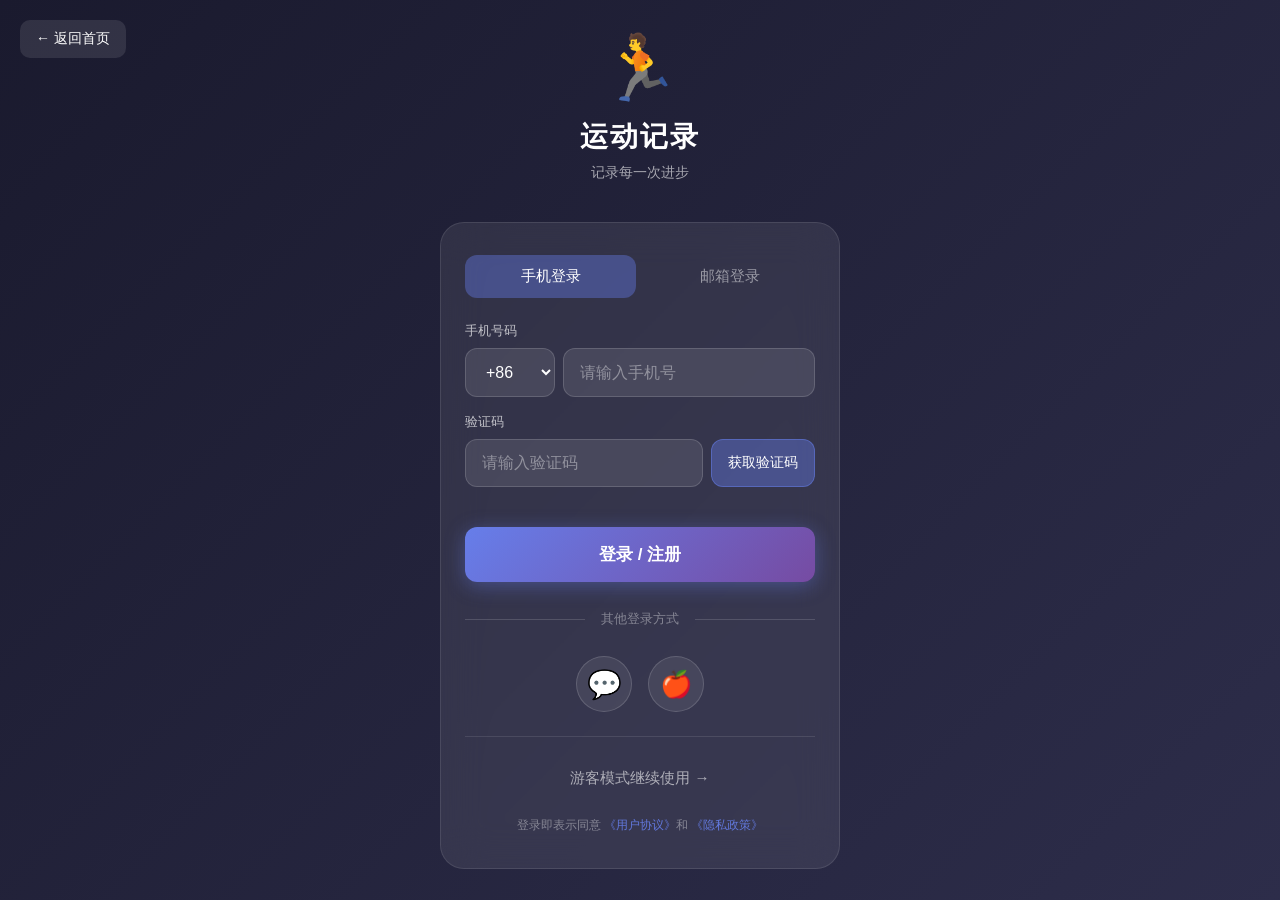
<file: auth.html>
<!DOCTYPE html>
<html lang="zh-CN">
<head>
    <meta charset="UTF-8">
    <meta name="viewport" content="width=device-width, initial-scale=1.0, user-scalable=no, maximum-scale=1.0">
    <meta name="theme-color" content="#667eea">
    <meta name="apple-mobile-web-app-capable" content="yes">
    <meta name="apple-mobile-web-app-status-bar-style" content="black-translucent">
    <title>登录 - 运动记录</title>
    <link rel="stylesheet" href="styles.css">
    <link rel="icon" type="image/svg+xml" href="icon-192.svg">
    <style>
        * {
            margin: 0;
            padding: 0;
            box-sizing: border-box;
        }
        
        body {
            font-family: -apple-system, BlinkMacSystemFont, 'Segoe UI', Roboto, sans-serif;
            background: linear-gradient(135deg, #1a1a2e 0%, #2d2d4a 100%);
            min-height: 100vh;
            color: #fff;
        }
        
        .auth-container {
            min-height: 100vh;
            display: flex;
            flex-direction: column;
            align-items: center;
            justify-content: center;
            padding: 20px;
        }
        
        /* Logo区域 */
        .auth-logo {
            text-align: center;
            margin-bottom: 40px;
        }
        
        .auth-logo-icon {
            font-size: 64px;
            margin-bottom: 12px;
            animation: pulse 2s ease-in-out infinite;
        }
        
        @keyframes pulse {
            0%, 100% { transform: scale(1); }
            50% { transform: scale(1.08); }
        }
        
        .auth-logo-title {
            font-size: 28px;
            font-weight: 700;
            letter-spacing: 2px;
            color: #fff;
        }
        
        .auth-logo-subtitle {
            font-size: 14px;
            color: rgba(255,255,255,0.6);
            margin-top: 8px;
        }
        
        /* 登录卡片 */
        .auth-card {
            width: 100%;
            max-width: 400px;
            background: rgba(255,255,255,0.08);
            backdrop-filter: blur(20px);
            border-radius: 24px;
            padding: 32px 24px;
            border: 1px solid rgba(255,255,255,0.1);
        }
        
        /* Tab切换 */
        .auth-tabs {
            display: flex;
            gap: 8px;
            margin-bottom: 24px;
        }
        
        .auth-tab {
            flex: 1;
            padding: 12px;
            background: transparent;
            border: none;
            color: rgba(255,255,255,0.5);
            font-size: 15px;
            font-weight: 500;
            cursor: pointer;
            border-radius: 12px;
            transition: all 0.3s ease;
        }
        
        .auth-tab.active {
            background: rgba(102, 126, 234, 0.4);
            color: #fff;
        }
        
        .auth-tab:hover:not(.active) {
            color: rgba(255,255,255,0.8);
        }
        
        /* 登录表单 */
        .auth-form {
            display: none;
        }
        
        .auth-form.active {
            display: block;
        }
        
        .form-group {
            margin-bottom: 16px;
        }
        
        .form-label {
            display: block;
            font-size: 13px;
            color: rgba(255,255,255,0.7);
            margin-bottom: 8px;
        }
        
        .form-input-row {
            display: flex;
            gap: 8px;
        }
        
        .form-input {
            width: 100%;
            padding: 14px 16px;
            background: rgba(255,255,255,0.1);
            border: 1px solid rgba(255,255,255,0.15);
            border-radius: 12px;
            color: #fff;
            font-size: 16px;
            outline: none;
            transition: all 0.3s ease;
        }
        
        .form-input:focus {
            border-color: #667eea;
            background: rgba(102, 126, 234, 0.15);
        }
        
        .form-input::placeholder {
            color: rgba(255,255,255,0.4);
        }
        
        .form-select {
            padding: 14px 16px;
            background: rgba(255,255,255,0.1);
            border: 1px solid rgba(255,255,255,0.15);
            border-radius: 12px;
            color: #fff;
            font-size: 16px;
            outline: none;
            cursor: pointer;
        }
        
        .form-select option {
            background: #2d2d4a;
            color: #fff;
        }
        
        .btn-send-code {
            padding: 14px 16px;
            background: rgba(102, 126, 234, 0.4);
            border: 1px solid rgba(102, 126, 234, 0.5);
            border-radius: 12px;
            color: #fff;
            font-size: 14px;
            cursor: pointer;
            white-space: nowrap;
            transition: all 0.3s ease;
        }
        
        .btn-send-code:hover:not(:disabled) {
            background: rgba(102, 126, 234, 0.6);
        }
        
        .btn-send-code:disabled {
            opacity: 0.5;
            cursor: not-allowed;
        }
        
        /* 主登录按钮 */
        .btn-auth {
            width: 100%;
            padding: 16px;
            background: linear-gradient(135deg, #667eea 0%, #764ba2 100%);
            border: none;
            border-radius: 12px;
            color: #fff;
            font-size: 17px;
            font-weight: 600;
            cursor: pointer;
            margin-top: 24px;
            transition: all 0.3s ease;
            box-shadow: 0 4px 20px rgba(102, 126, 234, 0.4);
        }
        
        .btn-auth:hover:not(:disabled) {
            transform: translateY(-2px);
            box-shadow: 0 6px 30px rgba(102, 126, 234, 0.6);
        }
        
        .btn-auth:active:not(:disabled) {
            transform: translateY(0);
        }
        
        .btn-auth:disabled {
            opacity: 0.6;
            cursor: not-allowed;
        }
        
        /* 第三方登录 */
        .auth-divider {
            display: flex;
            align-items: center;
            gap: 16px;
            margin: 28px 0;
            color: rgba(255,255,255,0.4);
            font-size: 13px;
        }
        
        .auth-divider::before,
        .auth-divider::after {
            content: '';
            flex: 1;
            height: 1px;
            background: rgba(255,255,255,0.15);
        }
        
        .social-login {
            display: flex;
            justify-content: center;
            gap: 16px;
        }
        
        .btn-social {
            width: 56px;
            height: 56px;
            border-radius: 50%;
            border: 1px solid rgba(255,255,255,0.15);
            background: rgba(255,255,255,0.08);
            font-size: 24px;
            cursor: pointer;
            display: flex;
            align-items: center;
            justify-content: center;
            transition: all 0.3s ease;
        }
        
        .btn-social:hover {
            background: rgba(255,255,255,0.15);
            transform: translateY(-3px);
        }
        
        .btn-social.wechat { font-size: 28px; }
        .btn-social.apple { font-size: 26px; }
        
        /* 游客入口 */
        .guest-entry {
            text-align: center;
            margin-top: 24px;
            padding-top: 24px;
            border-top: 1px solid rgba(255,255,255,0.1);
        }
        
        .btn-guest {
            background: transparent;
            border: none;
            color: rgba(255,255,255,0.6);
            font-size: 15px;
            cursor: pointer;
            padding: 8px 16px;
            transition: color 0.3s;
        }
        
        .btn-guest:hover {
            color: #fff;
        }
        
        /* 协议文本 */
        .auth-terms {
            text-align: center;
            font-size: 12px;
            color: rgba(255,255,255,0.4);
            margin-top: 20px;
            line-height: 1.6;
        }
        
        .auth-terms a {
            color: rgba(102, 126, 234, 0.9);
            text-decoration: none;
        }
        
        .auth-terms a:hover {
            text-decoration: underline;
        }
        
        /* Toast */
        .auth-toast {
            position: fixed;
            top: 20px;
            left: 50%;
            transform: translateX(-50%) translateY(-100px);
            background: rgba(0,0,0,0.85);
            color: #fff;
            padding: 12px 20px;
            border-radius: 12px;
            font-size: 14px;
            z-index: 9999;
            transition: transform 0.4s cubic-bezier(0.34, 1.56, 0.64, 1);
            display: flex;
            align-items: center;
            gap: 10px;
        }
        
        .auth-toast.show {
            transform: translateX(-50%) translateY(0);
        }
        
        .auth-toast.error {
            background: rgba(220, 38, 38, 0.9);
        }
        
        .auth-toast.success {
            background: rgba(34, 197, 94, 0.9);
        }
        
        /* Loading */
        .auth-loading {
            display: none;
            position: fixed;
            inset: 0;
            background: rgba(0,0,0,0.6);
            z-index: 9998;
            align-items: center;
            justify-content: center;
        }
        
        .auth-loading.show {
            display: flex;
        }
        
        .spinner {
            width: 40px;
            height: 40px;
            border: 3px solid rgba(255,255,255,0.2);
            border-top-color: #667eea;
            border-radius: 50%;
            animation: spin 0.8s linear infinite;
        }
        
        @keyframes spin {
            to { transform: rotate(360deg); }
        }
        
        /* 密码输入 */
        .password-wrapper {
            position: relative;
        }
        
        .btn-toggle-password {
            position: absolute;
            right: 14px;
            top: 50%;
            transform: translateY(-50%);
            background: none;
            border: none;
            color: rgba(255,255,255,0.5);
            cursor: pointer;
            font-size: 18px;
            padding: 4px;
        }
        
        .btn-toggle-password:hover {
            color: rgba(255,255,255,0.8);
        }
        
        /* 返回首页 */
        .back-home {
            position: absolute;
            top: 20px;
            left: 20px;
            background: rgba(255,255,255,0.1);
            border: none;
            color: #fff;
            padding: 10px 16px;
            border-radius: 10px;
            font-size: 14px;
            cursor: pointer;
            display: flex;
            align-items: center;
            gap: 6px;
            transition: all 0.3s;
        }
        
        .back-home:hover {
            background: rgba(255,255,255,0.2);
        }
        
        /* 协议弹窗 */
        .modal-overlay {
            display: none;
            position: fixed;
            inset: 0;
            background: rgba(0,0,0,0.7);
            z-index: 9999;
            align-items: center;
            justify-content: center;
            padding: 20px;
        }
        
        .modal-overlay.show {
            display: flex;
        }
        
        .modal-content {
            background: #2d2d4a;
            border-radius: 20px;
            padding: 24px;
            max-width: 400px;
            width: 100%;
            max-height: 80vh;
            overflow-y: auto;
        }
        
        .modal-header {
            display: flex;
            justify-content: space-between;
            align-items: center;
            margin-bottom: 16px;
        }
        
        .modal-title {
            font-size: 18px;
            font-weight: 600;
        }
        
        .btn-close-modal {
            background: none;
            border: none;
            color: rgba(255,255,255,0.6);
            font-size: 24px;
            cursor: pointer;
        }
        
        .modal-body {
            font-size: 14px;
            line-height: 1.8;
            color: rgba(255,255,255,0.8);
        }
    </style>
</head>
<body>
    <div class="auth-container">
        <button class="back-home" onclick="goHome()">
            ← 返回首页
        </button>
        
        <div class="auth-logo">
            <div class="auth-logo-icon">🏃</div>
            <div class="auth-logo-title">运动记录</div>
            <div class="auth-logo-subtitle">记录每一次进步</div>
        </div>
        
        <div class="auth-card">
            <!-- Tab切换 -->
            <div class="auth-tabs">
                <button class="auth-tab active" data-tab="phone">手机登录</button>
                <button class="auth-tab" data-tab="email">邮箱登录</button>
            </div>
            
            <!-- 手机号登录 -->
            <form class="auth-form active" id="phoneForm" onsubmit="handlePhoneLogin(event)">
                <div class="form-group">
                    <label class="form-label">手机号码</label>
                    <div class="form-input-row">
                        <select class="form-select" id="phonePrefix" style="width: 90px;">
                            <option value="+86">+86</option>
                            <option value="+852">+852</option>
                            <option value="+853">+853</option>
                            <option value="+886">+886</option>
                        </select>
                        <input type="tel" class="form-input" id="phoneNumber" 
                               placeholder="请输入手机号" maxlength="15" required>
                    </div>
                </div>
                
                <div class="form-group">
                    <label class="form-label">验证码</label>
                    <div class="form-input-row">
                        <input type="text" class="form-input" id="phoneCode" 
                               placeholder="请输入验证码" maxlength="6" required style="flex:1">
                        <button type="button" class="btn-send-code" id="btnSendCode" 
                                onclick="sendVerifyCode()">
                            获取验证码
                        </button>
                    </div>
                </div>
                
                <button type="submit" class="btn-auth" id="phoneSubmitBtn">
                    登录 / 注册
                </button>
            </form>
            
            <!-- 邮箱登录 -->
            <form class="auth-form" id="emailForm" onsubmit="handleEmailLogin(event)">
                <div class="form-group">
                    <label class="form-label">邮箱地址</label>
                    <input type="email" class="form-input" id="emailAddress" 
                           placeholder="请输入邮箱" required>
                </div>
                
                <div class="form-group">
                    <label class="form-label">密码</label>
                    <div class="password-wrapper">
                        <input type="password" class="form-input" id="emailPassword" 
                               placeholder="请输入密码" required style="padding-right: 50px;">
                        <button type="button" class="btn-toggle-password" 
                                onclick="togglePassword('emailPassword')">
                            👁
                        </button>
                    </div>
                </div>
                
                <div class="form-group" id="emailNicknameGroup" style="display:none;">
                    <label class="form-label">昵称（选填）</label>
                    <input type="text" class="form-input" id="emailNickname" 
                           placeholder="设置您的昵称">
                </div>
                
                <button type="submit" class="btn-auth" id="emailSubmitBtn">
                    登录
                </button>
            </form>
            
            <!-- 第三方登录 -->
            <div class="auth-divider">其他登录方式</div>
            
            <div class="social-login">
                <button class="btn-social wechat" onclick="handleWechatLogin()" title="微信登录">
                    💬
                </button>
                <button class="btn-social apple" onclick="handleAppleLogin()" title="Apple ID登录">
                    🍎
                </button>
            </div>
            
            <!-- 游客入口 -->
            <div class="guest-entry">
                <button class="btn-guest" onclick="continueAsGuest()">
                    游客模式继续使用 →
                </button>
            </div>
            
            <!-- 协议 -->
            <div class="auth-terms">
                登录即表示同意
                <a href="#" onclick="showTerms('user')">《用户协议》</a>和
                <a href="#" onclick="showTerms('privacy')">《隐私政策》</a>
            </div>
        </div>
    </div>
    
    <!-- Toast提示 -->
    <div class="auth-toast" id="authToast">
        <span id="toastIcon">✓</span>
        <span id="toastMessage"></span>
    </div>
    
    <!-- Loading -->
    <div class="auth-loading" id="authLoading">
        <div class="spinner"></div>
    </div>
    
    <!-- 协议弹窗 -->
    <div class="modal-overlay" id="termsModal">
        <div class="modal-content">
            <div class="modal-header">
                <span class="modal-title" id="termsTitle">用户协议</span>
                <button class="btn-close-modal" onclick="closeTermsModal()">×</button>
            </div>
            <div class="modal-body" id="termsBody">
                <!-- 动态加载 -->
            </div>
        </div>
    </div>

    <script>
        // ============ 配置 ============
        const AUTH_CONFIG = {
            // API配置（示例地址，需要替换为真实后端）
            API_BASE: 'https://api.exercisetracker.com/v1',
            // 验证码发送间隔（秒）
            CODE_COOLDOWN: 60,
            // 验证码有效期（秒）
            CODE_EXPIRE: 300
        };
        
        // ============ 状态 ============
        let currentTab = 'phone';
        let isLoginMode = true; // true=登录，false=注册
        let codeCooldownTimer = null;
        let pendingPhoneCodeId = null;
        
        // ============ 用户系统（本地实现） ============
        const USER_STORAGE_KEY = 'exercise_user_v4';
        const AUTH_TOKEN_KEY = 'exercise_auth_token';
        
        // 生成游客ID
        function generateGuestId() {
            return 'guest_' + Date.now() + '_' + Math.random().toString(36).substr(2, 9);
        }
        
        // 获取当前用户
        function getCurrentUser() {
            try {
                const user = localStorage.getItem(USER_STORAGE_KEY);
                return user ? JSON.parse(user) : null;
            } catch(e) {
                return null;
            }
        }
        
        // 保存用户
        function saveUser(user) {
            localStorage.setItem(USER_STORAGE_KEY, JSON.stringify(user));
        }
        
        // 生成简单token（生产环境应使用JWT）
        function generateToken(userId) {
            return btoa(JSON.stringify({ userId, exp: Date.now() + 7*24*60*60*1000 }));
        }
        
        // 保存token
        function saveToken(token) {
            localStorage.setItem(AUTH_TOKEN_KEY, token);
        }
        
        // 获取token
        function getToken() {
            return localStorage.getItem(AUTH_TOKEN_KEY);
        }
        
        // ============ Tab切换 ============
        document.querySelectorAll('.auth-tab').forEach(tab => {
            tab.addEventListener('click', () => {
                const tabName = tab.dataset.tab;
                
                document.querySelectorAll('.auth-tab').forEach(t => t.classList.remove('active'));
                document.querySelectorAll('.auth-form').forEach(f => f.classList.remove('active'));
                
                tab.classList.add('active');
                document.getElementById(tabName + 'Form').classList.add('active');
                
                currentTab = tabName;
                
                // 切换时重置表单
                const nicknameGroup = document.getElementById('emailNicknameGroup');
                const submitBtn = document.getElementById('emailSubmitBtn');
                if (tabName === 'email') {
                    nicknameGroup.style.display = 'none';
                    submitBtn.textContent = '登录';
                    isLoginMode = true;
                }
            });
        });
        
        // ============ 发送验证码 ============
        function sendVerifyCode() {
            const phone = document.getElementById('phoneNumber').value.trim();
            
            if (!phone || phone.length < 7) {
                showToast('请输入正确的手机号', 'error');
                return;
            }
            
            const btn = document.getElementById('btnSendCode');
            if (btn.disabled) return;
            
            // 模拟发送验证码（实际项目中调用后端API）
            // 这里使用模拟实现
            simulateSendCode(phone);
        }
        
        function simulateSendCode(phone) {
            const btn = document.getElementById('btnSendCode');
            btn.disabled = true;
            
            // 模拟后端发送验证码
            // 生产环境：调用 POST /api/auth/send-code
            console.log('[模拟] 发送验证码到:', phone);
            
            // 生成模拟验证码ID
            pendingPhoneCodeId = 'code_' + Date.now();
            
            // 模拟：3秒后显示发送成功
            setTimeout(() => {
                showToast('验证码已发送', 'success');
                startCooldown();
            }, 1000);
        }
        
        function startCooldown() {
            let seconds = AUTH_CONFIG.CODE_COOLDOWN;
            const btn = document.getElementById('btnSendCode');
            
            updateCooldownText(seconds);
            
            codeCooldownTimer = setInterval(() => {
                seconds--;
                if (seconds <= 0) {
                    clearInterval(codeCooldownTimer);
                    btn.textContent = '获取验证码';
                    btn.disabled = false;
                } else {
                    updateCooldownText(seconds);
                }
            }, 1000);
        }
        
        function updateCooldownText(seconds) {
            const btn = document.getElementById('btnSendCode');
            btn.textContent = `${seconds}秒后重试`;
        }
        
        // ============ 手机号登录/注册 ============
        function handlePhoneLogin(event) {
            event.preventDefault();
            
            const phone = document.getElementById('phoneNumber').value.trim();
            const code = document.getElementById('phoneCode').value.trim();
            
            if (!code || code.length !== 6) {
                showToast('请输入6位验证码', 'error');
                return;
            }
            
            // 模拟验证（实际项目中调用后端API验证）
            simulatePhoneVerify(phone, code);
        }
        
        function simulatePhoneVerify(phone, code) {
            showLoading(true);
            
            // 模拟网络延迟
            setTimeout(() => {
                showLoading(false);
                
                // 模拟：123456是万能测试码
                if (code === '123456' || pendingPhoneCodeId) {
                    // 创建/获取用户
                    let user = getCurrentUser();
                    const isNewUser = !user;
                    
                    if (isNewUser) {
                        user = {
                            userId: generateGuestId(),
                            provider: 'phone',
                            phone: phone,
                            nickname: '运动达人',
                            avatar: '',
                            profile: {
                                height: 170,
                                weight: 65,
                                age: 25,
                                gender: 'other',
                                targetSteps: 10000,
                                targetCalories: 500
                            },
                            isGuest: false,
                            createdAt: Date.now(),
                            updatedAt: Date.now(),
                            lastLoginAt: Date.now()
                        };
                    } else {
                        // 更新现有用户
                        user.phone = phone;
                        user.provider = 'phone';
                        user.isGuest = false;
                        user.updatedAt = Date.now();
                        user.lastLoginAt = Date.now();
                    }
                    
                    saveUser(user);
                    saveToken(generateToken(user.userId));
                    
                    showToast(isNewUser ? '注册成功！' : '登录成功！', 'success');
                    
                    // 延迟跳转
                    setTimeout(() => {
                        goHome();
                    }, 1000);
                } else {
                    showToast('验证码错误', 'error');
                }
            }, 1500);
        }
        
        // ============ 邮箱登录/注册 ============
        function handleEmailLogin(event) {
            event.preventDefault();
            
            const email = document.getElementById('emailAddress').value.trim();
            const password = document.getElementById('emailPassword').value;
            const nickname = document.getElementById('emailNickname').value.trim();
            
            if (isLoginMode) {
                // 登录
                simulateEmailLogin(email, password);
            } else {
                // 注册
                simulateEmailRegister(email, password, nickname);
            }
        }
        
        function simulateEmailLogin(email, password) {
            if (!email || !password) {
                showToast('请填写完整信息', 'error');
                return;
            }
            
            if (password.length < 6) {
                showToast('密码至少6位', 'error');
                return;
            }
            
            showLoading(true);
            
            setTimeout(() => {
                showLoading(false);
                
                // 模拟验证（实际项目中调用后端API）
                // 这里简单模拟：任意邮箱+6位密码可登录
                let user = getCurrentUser();
                const isNewUser = !user || user.provider !== 'email';
                
                if (isNewUser) {
                    user = {
                        userId: generateGuestId(),
                        provider: 'email',
                        email: email,
                        nickname: nickname || '运动达人',
                        avatar: '',
                        profile: {
                            height: 170,
                            weight: 65,
                            age: 25,
                            gender: 'other',
                            targetSteps: 10000,
                            targetCalories: 500
                        },
                        isGuest: false,
                        createdAt: Date.now(),
                        updatedAt: Date.now(),
                        lastLoginAt: Date.now()
                    };
                } else {
                    user.email = email;
                    user.updatedAt = Date.now();
                    user.lastLoginAt = Date.now();
                }
                
                saveUser(user);
                saveToken(generateToken(user.userId));
                
                showToast('登录成功！', 'success');
                setTimeout(() => goHome(), 1000);
            }, 1500);
        }
        
        function simulateEmailRegister(email, password, nickname) {
            if (!email || !password) {
                showToast('请填写完整信息', 'error');
                return;
            }
            
            if (password.length < 6) {
                showToast('密码至少6位', 'error');
                return;
            }
            
            if (!email.includes('@')) {
                showToast('请输入正确的邮箱', 'error');
                return;
            }
            
            showLoading(true);
            
            setTimeout(() => {
                showLoading(false);
                
                let user = getCurrentUser() || {};
                user = {
                    ...user,
                    userId: user.userId || generateGuestId(),
                    provider: 'email',
                    email: email,
                    nickname: nickname || '运动达人',
                    isGuest: false,
                    createdAt: user.createdAt || Date.now(),
                    updatedAt: Date.now(),
                    lastLoginAt: Date.now()
                };
                
                saveUser(user);
                saveToken(generateToken(user.userId));
                
                showToast('注册成功！', 'success');
                setTimeout(() => goHome(), 1000);
            }, 1500);
        }
        
        // 检测是否为注册场景
        document.getElementById('emailAddress').addEventListener('input', function() {
            checkEmailMode();
        });
        
        function checkEmailMode() {
            const email = document.getElementById('emailAddress').value.trim();
            const user = getCurrentUser();
            
            // 如果用户已存在且邮箱匹配，显示登录模式
            if (user && user.email === email) {
                isLoginMode = true;
                document.getElementById('emailNicknameGroup').style.display = 'none';
                document.getElementById('emailSubmitBtn').textContent = '登录';
            } else {
                // 否则显示注册模式
                isLoginMode = false;
                document.getElementById('emailNicknameGroup').style.display = 'block';
                document.getElementById('emailSubmitBtn').textContent = '注册';
            }
        }
        
        // ============ 社交登录 ============
        function handleWechatLogin() {
            // 微信登录需要后端配合获取code
            // 实际实现：
            // 1. 跳转到微信授权页获取code
            // 2. 用code换取token
            // 这里显示提示
            showToast('微信登录需要在微信中打开', 'error');
            
            // 模拟实现（仅用于测试）
            // simulateSocialLogin('wechat');
        }
        
        function handleAppleLogin() {
            if (typeof window.AppleID !== 'undefined') {
                // 使用Apple ID SDK
                AppleID.auth.signIn().then(response => {
                    simulateAppleLogin(response);
                }).catch(error => {
                    console.error('Apple登录失败:', error);
                    showToast('Apple登录失败', 'error');
                });
            } else {
                showToast('Apple登录仅支持iOS设备', 'error');
            }
        }
        
        function simulateSocialLogin(provider) {
            showLoading(true);
            
            setTimeout(() => {
                showLoading(false);
                
                let user = getCurrentUser() || {};
                user = {
                    ...user,
                    userId: user.userId || generateGuestId(),
                    provider: provider,
                    nickname: provider === 'wechat' ? '微信用户' : 'Apple用户',
                    isGuest: false,
                    createdAt: user.createdAt || Date.now(),
                    updatedAt: Date.now(),
                    lastLoginAt: Date.now()
                };
                
                saveUser(user);
                saveToken(generateToken(user.userId));
                
                showToast('登录成功！', 'success');
                setTimeout(() => goHome(), 1000);
            }, 1500);
        }
        
        function simulateAppleLogin(response) {
            showLoading(true);
            
            setTimeout(() => {
                showLoading(false);
                
                let user = getCurrentUser() || {};
                user = {
                    ...user,
                    userId: user.userId || generateGuestId(),
                    provider: 'apple',
                    email: response.user || '',
                    nickname: 'Apple用户',
                    isGuest: false,
                    createdAt: user.createdAt || Date.now(),
                    updatedAt: Date.now(),
                    lastLoginAt: Date.now()
                };
                
                saveUser(user);
                saveToken(generateToken(user.userId));
                
                showToast('登录成功！', 'success');
                setTimeout(() => goHome(), 1000);
            }, 1500);
        }
        
        // ============ 游客模式 ============
        function continueAsGuest() {
            showLoading(true);
            
            setTimeout(() => {
                showLoading(false);
                
                // 检查是否已有游客账号
                let user = getCurrentUser();
                
                if (!user) {
                    // 创建游客账号
                    user = {
                        userId: generateGuestId(),
                        provider: 'guest',
                        nickname: '游客',
                        avatar: '',
                        profile: {
                            height: 170,
                            weight: 65,
                            age: 25,
                            gender: 'other',
                            targetSteps: 10000,
                            targetCalories: 500
                        },
                        isGuest: true,
                        createdAt: Date.now(),
                        updatedAt: Date.now(),
                        lastLoginAt: Date.now()
                    };
                    saveUser(user);
                }
                
                // 游客不保存token，直接跳转
                showToast('正在进入...', 'success');
                setTimeout(() => goHome(), 500);
            }, 800);
        }
        
        // ============ 工具函数 ============
        function togglePassword(inputId) {
            const input = document.getElementById(inputId);
            const btn = input.nextElementSibling;
            
            if (input.type === 'password') {
                input.type = 'text';
                btn.textContent = '🙈';
            } else {
                input.type = 'password';
                btn.textContent = '👁';
            }
        }
        
        function showToast(message, type = 'info') {
            const toast = document.getElementById('authToast');
            const icon = document.getElementById('toastIcon');
            const msg = document.getElementById('toastMessage');
            
            const icons = {
                success: '✓',
                error: '✕',
                info: 'ℹ'
            };
            
            toast.className = 'auth-toast show ' + type;
            icon.textContent = icons[type] || icons.info;
            msg.textContent = message;
            
            setTimeout(() => {
                toast.classList.remove('show');
            }, 2500);
        }
        
        function showLoading(show) {
            const loading = document.getElementById('authLoading');
            if (show) {
                loading.classList.add('show');
            } else {
                loading.classList.remove('show');
            }
        }
        
        function goHome() {
            // 返回首页
            window.location.href = 'index.html';
        }
        
        // ============ 协议弹窗 ============
        function showTerms(type) {
            event.preventDefault();
            
            const modal = document.getElementById('termsModal');
            const title = document.getElementById('termsTitle');
            const body = document.getElementById('termsBody');
            
            if (type === 'user') {
                title.textContent = '用户协议';
                body.innerHTML = `
                    <p><strong>1. 服务说明</strong></p>
                    <p>运动记录App提供运动数据记录、统计和分析服务。使用本应用即表示您同意遵守本协议。</p>
                    <br>
                    <p><strong>2. 数据使用</strong></p>
                    <p>我们承诺保护您的个人隐私。您的运动数据仅用于为您提供更好的服务体验。</p>
                    <br>
                    <p><strong>3. 账号安全</strong></p>
                    <p>请妥善保管您的账号信息，如发现异常登录请及时联系我们。</p>
                    <br>
                    <p><strong>4. 免责声明</strong></p>
                    <p>本应用提供的运动数据仅供参考，不作为医疗诊断依据。</p>
                `;
            } else {
                title.textContent = '隐私政策';
                body.innerHTML = `
                    <p><strong>1. 信息收集</strong></p>
                    <p>我们收集您主动提供的个人信息（手机号、邮箱等）以及运动过程中产生的运动数据。</p>
                    <br>
                    <p><strong>2. 信息使用</strong></p>
                    <p>您的信息用于：提供个性化服务、优化产品体验、安全保障。</p>
                    <br>
                    <p><strong>3. 信息共享</strong></p>
                    <p>未经您的同意，我们不会与任何第三方共享您的个人信息。</p>
                    <br>
                    <p><strong>4. 数据存储</strong></p>
                    <p>您的数据安全存储在我们的服务器中，您可以随时导出或删除您的数据。</p>
                `;
            }
            
            modal.classList.add('show');
        }
        
        function closeTermsModal() {
            document.getElementById('termsModal').classList.remove('show');
        }
        
        // 点击背景关闭弹窗
        document.getElementById('termsModal').addEventListener('click', function(e) {
            if (e.target === this) {
                closeTermsModal();
            }
        });
        
        // ============ 初始化 ============
        (function initAuth() {
            // 检查是否已登录
            const user = getCurrentUser();
            const token = getToken();
            
            // 如果已登录，直接跳转
            if (user && token && !user.isGuest) {
                // 验证token是否过期
                try {
                    const tokenData = JSON.parse(atob(token));
                    if (tokenData.exp > Date.now()) {
                        window.location.href = 'index.html';
                        return;
                    }
                } catch(e) {
                    // token格式错误，重新登录
                }
            }
            
            // 如果有预填邮箱，切换到邮箱tab
            if (user && user.email) {
                document.querySelector('[data-tab="email"]').click();
                document.getElementById('emailAddress').value = user.email;
                checkEmailMode();
            }
        })();
    </script>
</body>
</html>
</file>
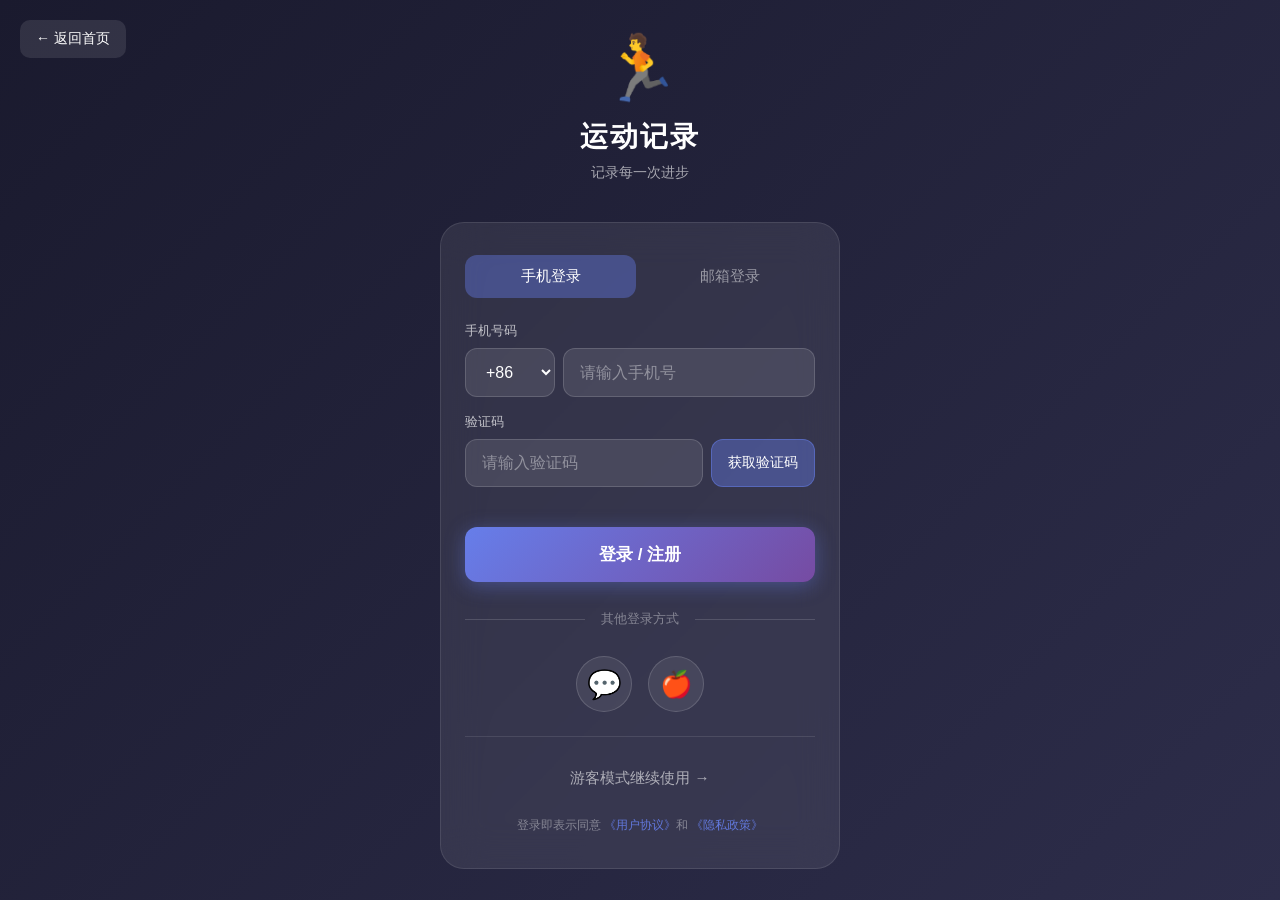
<file: profile.html>
<!DOCTYPE html>
<html lang="zh-CN">
<head>
    <meta charset="UTF-8">
    <meta name="viewport" content="width=device-width, initial-scale=1.0, user-scalable=no, maximum-scale=1.0">
    <meta name="theme-color" content="#667eea">
    <meta name="apple-mobile-web-app-capable" content="yes">
    <meta name="apple-mobile-web-app-status-bar-style" content="black-translucent">
    <title>个人资料 - 运动记录</title>
    <link rel="stylesheet" href="styles.css">
    <link rel="icon" type="image/svg+xml" href="icon-192.svg">
    <style>
        * {
            margin: 0;
            padding: 0;
            box-sizing: border-box;
        }
        
        body {
            font-family: -apple-system, BlinkMacSystemFont, 'Segoe UI', Roboto, sans-serif;
            background: linear-gradient(135deg, #1a1a2e 0%, #2d2d4a 100%);
            min-height: 100vh;
            color: #fff;
        }
        
        .profile-container {
            min-height: 100vh;
            padding-bottom: 100px;
        }
        
        /* Header */
        .profile-header {
            display: flex;
            align-items: center;
            padding: 16px 20px;
            gap: 16px;
            background: rgba(255,255,255,0.05);
            border-bottom: 1px solid rgba(255,255,255,0.1);
        }
        
        .btn-back {
            background: rgba(255,255,255,0.1);
            border: none;
            color: #fff;
            padding: 8px 14px;
            border-radius: 10px;
            font-size: 14px;
            cursor: pointer;
            display: flex;
            align-items: center;
            gap: 4px;
            transition: all 0.3s;
        }
        
        .btn-back:hover {
            background: rgba(255,255,255,0.15);
        }
        
        .profile-header h1 {
            font-size: 18px;
            font-weight: 600;
            flex: 1;
        }
        
        .btn-save {
            background: linear-gradient(135deg, #667eea 0%, #764ba2 100%);
            border: none;
            color: #fff;
            padding: 8px 18px;
            border-radius: 10px;
            font-size: 14px;
            font-weight: 600;
            cursor: pointer;
            transition: all 0.3s;
        }
        
        .btn-save:hover {
            transform: translateY(-1px);
            box-shadow: 0 4px 15px rgba(102, 126, 234, 0.4);
        }
        
        .btn-save:disabled {
            opacity: 0.5;
            cursor: not-allowed;
            transform: none;
        }
        
        /* 用户卡片 */
        .user-card {
            padding: 32px 20px;
            text-align: center;
            border-bottom: 1px solid rgba(255,255,255,0.1);
        }
        
        .avatar-container {
            position: relative;
            display: inline-block;
            margin-bottom: 16px;
        }
        
        .avatar {
            width: 100px;
            height: 100px;
            border-radius: 50%;
            background: linear-gradient(135deg, #667eea 0%, #764ba2 100%);
            display: flex;
            align-items: center;
            justify-content: center;
            font-size: 40px;
            border: 3px solid rgba(255,255,255,0.2);
            overflow: hidden;
        }
        
        .avatar img {
            width: 100%;
            height: 100%;
            object-fit: cover;
        }
        
        .avatar-edit-btn {
            position: absolute;
            bottom: 0;
            right: 0;
            width: 32px;
            height: 32px;
            border-radius: 50%;
            background: #667eea;
            border: 2px solid #2d2d4a;
            color: #fff;
            font-size: 16px;
            cursor: pointer;
            display: flex;
            align-items: center;
            justify-content: center;
            transition: all 0.3s;
        }
        
        .avatar-edit-btn:hover {
            background: #764ba2;
            transform: scale(1.1);
        }
        
        .user-provider-badge {
            display: inline-block;
            padding: 4px 12px;
            border-radius: 20px;
            font-size: 12px;
            background: rgba(102, 126, 234, 0.3);
            color: rgba(255,255,255,0.8);
            margin-top: 8px;
        }
        
        .user-provider-badge.guest {
            background: rgba(255, 193, 7, 0.3);
            color: #ffc107;
        }
        
        /* 升级提示 */
        .upgrade-banner {
            margin: 16px 20px;
            padding: 14px 16px;
            background: linear-gradient(135deg, rgba(102, 126, 234, 0.2) 0%, rgba(118, 75, 162, 0.2) 100%);
            border: 1px solid rgba(102, 126, 234, 0.3);
            border-radius: 12px;
            display: flex;
            align-items: center;
            gap: 12px;
        }
        
        .upgrade-banner.hidden {
            display: none;
        }
        
        .upgrade-icon {
            font-size: 28px;
        }
        
        .upgrade-text {
            flex: 1;
        }
        
        .upgrade-title {
            font-size: 14px;
            font-weight: 600;
            margin-bottom: 4px;
        }
        
        .upgrade-desc {
            font-size: 12px;
            color: rgba(255,255,255,0.6);
        }
        
        .btn-upgrade {
            padding: 8px 14px;
            background: linear-gradient(135deg, #667eea 0%, #764ba2 100%);
            border: none;
            border-radius: 8px;
            color: #fff;
            font-size: 13px;
            font-weight: 600;
            cursor: pointer;
            transition: all 0.3s;
        }
        
        .btn-upgrade:hover {
            transform: translateY(-1px);
        }
        
        /* 表单区域 */
        .form-section {
            padding: 20px;
        }
        
        .section-title {
            font-size: 13px;
            color: rgba(255,255,255,0.5);
            text-transform: uppercase;
            letter-spacing: 1px;
            margin-bottom: 16px;
            padding-left: 4px;
        }
        
        .form-card {
            background: rgba(255,255,255,0.06);
            border-radius: 16px;
            padding: 4px 0;
            border: 1px solid rgba(255,255,255,0.08);
        }
        
        .form-item {
            display: flex;
            align-items: center;
            padding: 16px 20px;
            border-bottom: 1px solid rgba(255,255,255,0.06);
        }
        
        .form-item:last-child {
            border-bottom: none;
        }
        
        .form-label {
            width: 90px;
            font-size: 15px;
            color: rgba(255,255,255,0.7);
            flex-shrink: 0;
        }
        
        .form-control {
            flex: 1;
            display: flex;
            align-items: center;
            gap: 8px;
        }
        
        .form-input {
            flex: 1;
            background: rgba(255,255,255,0.08);
            border: 1px solid rgba(255,255,255,0.12);
            border-radius: 10px;
            padding: 10px 14px;
            color: #fff;
            font-size: 15px;
            outline: none;
            transition: all 0.3s;
        }
        
        .form-input:focus {
            border-color: #667eea;
            background: rgba(102, 126, 234, 0.1);
        }
        
        .form-input::placeholder {
            color: rgba(255,255,255,0.4);
        }
        
        .form-input:disabled {
            opacity: 0.5;
            cursor: not-allowed;
        }
        
        /* 步数目标滑块 */
        .goal-slider-container {
            flex: 1;
            display: flex;
            align-items: center;
            gap: 12px;
        }
        
        .goal-slider {
            flex: 1;
            -webkit-appearance: none;
            height: 6px;
            border-radius: 3px;
            background: rgba(255,255,255,0.15);
            outline: none;
        }
        
        .goal-slider::-webkit-slider-thumb {
            -webkit-appearance: none;
            width: 22px;
            height: 22px;
            border-radius: 50%;
            background: linear-gradient(135deg, #667eea 0%, #764ba2 100%);
            cursor: pointer;
            box-shadow: 0 2px 8px rgba(102, 126, 234, 0.4);
        }
        
        .goal-value {
            min-width: 60px;
            text-align: right;
            font-size: 15px;
            font-weight: 600;
            color: #667eea;
        }
        
        /* 数值调节器 */
        .stepper {
            display: flex;
            align-items: center;
            gap: 8px;
        }
        
        .stepper-btn {
            width: 36px;
            height: 36px;
            border-radius: 50%;
            background: rgba(255,255,255,0.1);
            border: none;
            color: #fff;
            font-size: 20px;
            cursor: pointer;
            display: flex;
            align-items: center;
            justify-content: center;
            transition: all 0.2s;
        }
        
        .stepper-btn:hover {
            background: rgba(102, 126, 234, 0.4);
        }
        
        .stepper-btn:active {
            transform: scale(0.95);
        }
        
        .stepper-value {
            min-width: 70px;
            text-align: center;
            font-size: 16px;
            font-weight: 600;
        }
        
        /* 性别选择 */
        .gender-select {
            display: flex;
            gap: 8px;
        }
        
        .gender-option {
            flex: 1;
            padding: 10px;
            background: rgba(255,255,255,0.08);
            border: 1px solid rgba(255,255,255,0.12);
            border-radius: 10px;
            color: rgba(255,255,255,0.6);
            font-size: 14px;
            text-align: center;
            cursor: pointer;
            transition: all 0.3s;
        }
        
        .gender-option:hover {
            border-color: rgba(102, 126, 234, 0.5);
        }
        
        .gender-option.active {
            background: rgba(102, 126, 234, 0.3);
            border-color: #667eea;
            color: #fff;
        }
        
        /* 账号绑定 */
        .account-item {
            display: flex;
            align-items: center;
            padding: 16px 20px;
            border-bottom: 1px solid rgba(255,255,255,0.06);
        }
        
        .account-item:last-child {
            border-bottom: none;
        }
        
        .account-icon {
            font-size: 24px;
            margin-right: 12px;
        }
        
        .account-info {
            flex: 1;
        }
        
        .account-type {
            font-size: 15px;
            margin-bottom: 4px;
        }
        
        .account-value {
            font-size: 13px;
            color: rgba(255,255,255,0.5);
        }
        
        .account-value.linked {
            color: #48bb78;
        }
        
        .account-value.unlinked {
            color: rgba(255,255,255,0.4);
        }
        
        .btn-bind {
            padding: 6px 14px;
            background: rgba(255,255,255,0.1);
            border: none;
            border-radius: 8px;
            color: rgba(255,255,255,0.8);
            font-size: 13px;
            cursor: pointer;
            transition: all 0.3s;
        }
        
        .btn-bind:hover {
            background: rgba(255,255,255,0.15);
        }
        
        .btn-bind.bound {
            color: #fc8181;
        }
        
        .btn-bind.bound:hover {
            background: rgba(252, 129, 129, 0.2);
        }
        
        /* 退出登录 */
        .logout-section {
            padding: 20px;
            margin-top: 20px;
        }
        
        .btn-logout {
            width: 100%;
            padding: 16px;
            background: rgba(252, 129, 129, 0.15);
            border: 1px solid rgba(252, 129, 129, 0.3);
            border-radius: 12px;
            color: #fc8181;
            font-size: 16px;
            font-weight: 600;
            cursor: pointer;
            transition: all 0.3s;
        }
        
        .btn-logout:hover {
            background: rgba(252, 129, 129, 0.25);
        }
        
        .btn-guest-login {
            width: 100%;
            padding: 16px;
            background: rgba(102, 126, 234, 0.15);
            border: 1px solid rgba(102, 126, 234, 0.3);
            border-radius: 12px;
            color: #667eea;
            font-size: 16px;
            font-weight: 600;
            cursor: pointer;
            margin-bottom: 12px;
            transition: all 0.3s;
        }
        
        .btn-guest-login:hover {
            background: rgba(102, 126, 234, 0.25);
        }
        
        /* Toast */
        .profile-toast {
            position: fixed;
            top: 20px;
            left: 50%;
            transform: translateX(-50%) translateY(-100px);
            background: rgba(0,0,0,0.85);
            color: #fff;
            padding: 12px 20px;
            border-radius: 12px;
            font-size: 14px;
            z-index: 9999;
            transition: transform 0.4s cubic-bezier(0.34, 1.56, 0.64, 1);
            display: flex;
            align-items: center;
            gap: 10px;
        }
        
        .profile-toast.show {
            transform: translateX(-50%) translateY(0);
        }
        
        .profile-toast.error {
            background: rgba(220, 38, 38, 0.9);
        }
        
        .profile-toast.success {
            background: rgba(34, 197, 94, 0.9);
        }
        
        /* 头像上传 */
        .avatar-input {
            display: none;
        }
        
        /* Loading */
        .profile-loading {
            display: none;
            position: fixed;
            inset: 0;
            background: rgba(0,0,0,0.6);
            z-index: 9998;
            align-items: center;
            justify-content: center;
        }
        
        .profile-loading.show {
            display: flex;
        }
        
        .spinner {
            width: 40px;
            height: 40px;
            border: 3px solid rgba(255,255,255,0.2);
            border-top-color: #667eea;
            border-radius: 50%;
            animation: spin 0.8s linear infinite;
        }
        
        @keyframes spin {
            to { transform: rotate(360deg); }
        }
    </style>
</head>
<body>
    <div class="profile-container">
        <!-- Header -->
        <header class="profile-header">
            <button class="btn-back" onclick="goBack()">
                ← 返回
            </button>
            <h1>个人资料</h1>
            <button class="btn-save" id="btnSave" onclick="saveProfile()">
                保存
            </button>
        </header>
        
        <!-- 用户卡片 -->
        <div class="user-card">
            <div class="avatar-container">
                <div class="avatar" id="avatarDisplay">
                    <span id="avatarEmoji">🏃</span>
                    <!-- <img id="avatarImg" src="" alt="" style="display:none"> -->
                </div>
                <button class="avatar-edit-btn" onclick="changeAvatar()">
                    📷
                </button>
                <input type="file" class="avatar-input" id="avatarInput" 
                       accept="image/*" onchange="handleAvatarChange(event)">
            </div>
            <div class="user-nickname" id="userNickname" style="font-size:20px;font-weight:600;margin-bottom:8px;">
                运动达人
            </div>
            <div class="user-provider-badge" id="providerBadge">
                游客模式
            </div>
        </div>
        
        <!-- 升级提示 -->
        <div class="upgrade-banner" id="upgradeBanner">
            <div class="upgrade-icon">🚀</div>
            <div class="upgrade-text">
                <div class="upgrade-title">升级账号解锁更多功能</div>
                <div class="upgrade-desc">登录后可云端同步数据，多设备同步</div>
            </div>
            <button class="btn-upgrade" onclick="goUpgrade()">
                立即升级
            </button>
        </div>
        
        <!-- 基本信息 -->
        <section class="form-section">
            <div class="section-title">基本信息</div>
            <div class="form-card">
                <div class="form-item">
                    <label class="form-label">昵称</label>
                    <div class="form-control">
                        <input type="text" class="form-input" id="inputNickname" 
                               placeholder="设置您的昵称" maxlength="20">
                    </div>
                </div>
                
                <div class="form-item">
                    <label class="form-label">性别</label>
                    <div class="form-control">
                        <div class="gender-select" id="genderSelect">
                            <div class="gender-option" data-gender="male" onclick="selectGender('male')">
                                男
                            </div>
                            <div class="gender-option" data-gender="female" onclick="selectGender('female')">
                                女
                            </div>
                            <div class="gender-option" data-gender="other" onclick="selectGender('other')">
                                其他
                            </div>
                        </div>
                    </div>
                </div>
                
                <div class="form-item">
                    <label class="form-label">生日</label>
                    <div class="form-control">
                        <input type="date" class="form-input" id="inputBirthday" 
                               style="color-scheme: dark;">
                    </div>
                </div>
            </div>
        </section>
        
        <!-- 身体数据 -->
        <section class="form-section">
            <div class="section-title">身体数据</div>
            <div class="form-card">
                <div class="form-item">
                    <label class="form-label">身高</label>
                    <div class="form-control">
                        <div class="stepper">
                            <button class="stepper-btn" onclick="adjustValue('height', -1)">−</button>
                            <span class="stepper-value"><span id="heightValue">170</span> cm</span>
                            <button class="stepper-btn" onclick="adjustValue('height', 1)">+</button>
                        </div>
                    </div>
                </div>
                
                <div class="form-item">
                    <label class="form-label">体重</label>
                    <div class="form-control">
                        <div class="stepper">
                            <button class="stepper-btn" onclick="adjustValue('weight', -0.5)">−</button>
                            <span class="stepper-value"><span id="weightValue">65</span> kg</span>
                            <button class="stepper-btn" onclick="adjustValue('weight', 0.5)">+</button>
                        </div>
                    </div>
                </div>
            </div>
        </section>
        
        <!-- 运动目标 -->
        <section class="form-section">
            <div class="section-title">运动目标</div>
            <div class="form-card">
                <div class="form-item">
                    <label class="form-label">每日步数</label>
                    <div class="form-control">
                        <div class="goal-slider-container">
                            <input type="range" class="goal-slider" id="stepGoalSlider" 
                                   min="3000" max="20000" step="1000" 
                                   value="10000" oninput="updateStepGoal()">
                            <span class="goal-value" id="stepGoalDisplay">10,000</span>
                        </div>
                    </div>
                </div>
                
                <div class="form-item">
                    <label class="form-label">消耗卡路里</label>
                    <div class="form-control">
                        <div class="goal-slider-container">
                            <input type="range" class="goal-slider" id="calorieGoalSlider" 
                                   min="100" max="1000" step="50" 
                                   value="500" oninput="updateCalorieGoal()">
                            <span class="goal-value" id="calorieGoalDisplay">500</span>
                        </div>
                    </div>
                </div>
            </div>
        </section>
        
        <!-- 账号绑定 -->
        <section class="form-section">
            <div class="section-title">账号绑定</div>
            <div class="form-card">
                <div class="account-item">
                    <span class="account-icon">📱</span>
                    <div class="account-info">
                        <div class="account-type">手机号</div>
                        <div class="account-value unlinked" id="phoneStatus">未绑定</div>
                    </div>
                    <button class="btn-bind" id="phoneBindBtn" onclick="bindPhone()">
                        绑定
                    </button>
                </div>
                
                <div class="account-item">
                    <span class="account-icon">✉️</span>
                    <div class="account-info">
                        <div class="account-type">邮箱</div>
                        <div class="account-value unlinked" id="emailStatus">未绑定</div>
                    </div>
                    <button class="btn-bind" id="emailBindBtn" onclick="bindEmail()">
                        绑定
                    </button>
                </div>
                
                <div class="account-item">
                    <span class="account-icon">💬</span>
                    <div class="account-info">
                        <div class="account-type">微信</div>
                        <div class="account-value unlinked" id="wechatStatus">未绑定</div>
                    </div>
                    <button class="btn-bind" id="wechatBindBtn" onclick="bindWechat()">
                        绑定
                    </button>
                </div>
                
                <div class="account-item">
                    <span class="account-icon">🍎</span>
                    <div class="account-info">
                        <div class="account-type">Apple ID</div>
                        <div class="account-value unlinked" id="appleStatus">未绑定</div>
                    </div>
                    <button class="btn-bind" id="appleBindBtn" onclick="bindApple()">
                        绑定
                    </button>
                </div>
            </div>
        </section>
        
        <!-- 退出登录 -->
        <section class="logout-section" id="logoutSection">
            <button class="btn-guest-login" id="btnGuestLogin" onclick="goAuth()" style="display:none;">
                登录 / 注册账号
            </button>
            <button class="btn-logout" id="btnLogout" onclick="handleLogout()">
                退出登录
            </button>
        </section>
    </div>
    
    <!-- Toast -->
    <div class="profile-toast" id="profileToast">
        <span id="toastIcon">✓</span>
        <span id="toastMessage"></span>
    </div>
    
    <!-- Loading -->
    <div class="profile-loading" id="profileLoading">
        <div class="spinner"></div>
    </div>

    <script>
        // ============ 配置 ============
        const USER_STORAGE_KEY = 'exercise_user_v4';
        const AUTH_TOKEN_KEY = 'exercise_auth_token';
        
        // ============ 状态 ============
        let currentUser = null;
        let hasChanges = false;
        
        // ============ 初始化 ============
        function initProfile() {
            currentUser = getCurrentUser();
            
            if (!currentUser) {
                // 没有用户，跳转到登录页
                showToast('请先登录', 'error');
                setTimeout(() => {
                    window.location.href = 'auth.html';
                }, 1000);
                return;
            }
            
            // 填充表单
            fillFormData();
            updateUI();
        }
        
        function getCurrentUser() {
            try {
                const user = localStorage.getItem(USER_STORAGE_KEY);
                return user ? JSON.parse(user) : null;
            } catch(e) {
                return null;
            }
        }
        
        function saveUser(user) {
            localStorage.setItem(USER_STORAGE_KEY, JSON.stringify(user));
        }
        
        // ============ 填充表单 ============
        function fillFormData() {
            const user = currentUser;
            if (!user) return;
            
            // 基本信息
            document.getElementById('userNickname').textContent = user.nickname || '运动达人';
            document.getElementById('inputNickname').value = user.nickname || '';
            document.getElementById('avatarEmoji').textContent = getAvatarEmoji(user);
            
            // 性别
            selectGender(user.profile?.gender || 'other');
            
            // 生日
            if (user.profile?.birthday) {
                document.getElementById('inputBirthday').value = user.profile.birthday;
            }
            
            // 身体数据
            document.getElementById('heightValue').textContent = user.profile?.height || 170;
            document.getElementById('weightValue').textContent = user.profile?.weight || 65;
            
            // 运动目标
            const stepTarget = user.profile?.targetSteps || 10000;
            const calorieTarget = user.profile?.targetCalories || 500;
            
            document.getElementById('stepGoalSlider').value = stepTarget;
            document.getElementById('stepGoalDisplay').textContent = stepTarget.toLocaleString();
            
            document.getElementById('calorieGoalSlider').value = calorieTarget;
            document.getElementById('calorieGoalDisplay').textContent = calorieTarget;
        }
        
        function updateUI() {
            const user = currentUser;
            if (!user) return;
            
            // Provider徽章
            const badge = document.getElementById('providerBadge');
            const providerNames = {
                'guest': '游客模式',
                'phone': '手机账号',
                'email': '邮箱账号',
                'wechat': '微信账号',
                'apple': 'Apple账号'
            };
            badge.textContent = providerNames[user.provider] || '游客模式';
            badge.className = 'user-provider-badge' + (user.isGuest ? ' guest' : '');
            
            // 升级提示
            const upgradeBanner = document.getElementById('upgradeBanner');
            if (user.isGuest) {
                upgradeBanner.classList.remove('hidden');
                document.getElementById('btnLogout').style.display = 'none';
                document.getElementById('btnGuestLogin').style.display = 'block';
            } else {
                upgradeBanner.classList.add('hidden');
                document.getElementById('btnLogout').style.display = 'block';
                document.getElementById('btnGuestLogin').style.display = 'none';
            }
            
            // 账号绑定状态
            updateBindStatus('phone', user.phone);
            updateBindStatus('email', user.email);
            updateBindStatus('wechat', user.provider === 'wechat' ? '已绑定' : null);
            updateBindStatus('apple', user.provider === 'apple' ? '已绑定' : null);
        }
        
        function updateBindStatus(type, value) {
            const statusEl = document.getElementById(type + 'Status');
            const btnEl = document.getElementById(type + 'BindBtn');
            
            if (value) {
                statusEl.textContent = type === 'phone' ? maskPhone(value) : (type === 'email' ? maskEmail(value) : value);
                statusEl.className = 'account-value linked';
                btnEl.textContent = '解绑';
                btnEl.className = 'btn-bind bound';
            } else {
                statusEl.textContent = '未绑定';
                statusEl.className = 'account-value unlinked';
                btnEl.textContent = '绑定';
                btnEl.className = 'btn-bind';
            }
        }
        
        function maskPhone(phone) {
            return phone.replace(/(\d{3})\d{4}(\d{4})/, '$1****$2');
        }
        
        function maskEmail(email) {
            const parts = email.split('@');
            if (parts.length !== 2) return email;
            return parts[0].substr(0, 2) + '***@' + parts[1];
        }
        
        function getAvatarEmoji(user) {
            if (user.profile?.gender === 'male') return '🏃‍♂️';
            if (user.profile?.gender === 'female') return '🏃‍♀️';
            return '🏃';
        }
        
        // ============ 表单操作 ============
        function selectGender(gender) {
            document.querySelectorAll('.gender-option').forEach(opt => {
                opt.classList.remove('active');
                if (opt.dataset.gender === gender) {
                    opt.classList.add('active');
                }
            });
            markChanged();
        }
        
        function adjustValue(type, delta) {
            const el = document.getElementById(type + 'Value');
            let value = parseFloat(el.textContent);
            
            if (type === 'height') {
                value = Math.max(100, Math.min(250, value + delta));
            } else if (type === 'weight') {
                value = Math.max(30, Math.min(200, value + delta));
                value = Math.round(value * 10) / 10;
            }
            
            el.textContent = value;
            markChanged();
        }
        
        function updateStepGoal() {
            const slider = document.getElementById('stepGoalSlider');
            const display = document.getElementById('stepGoalDisplay');
            display.textContent = parseInt(slider.value).toLocaleString();
            markChanged();
        }
        
        function updateCalorieGoal() {
            const slider = document.getElementById('calorieGoalSlider');
            const display = document.getElementById('calorieGoalDisplay');
            display.textContent = slider.value;
            markChanged();
        }
        
        function markChanged() {
            hasChanges = true;
        }
        
        // 监听输入变化
        document.getElementById('inputNickname').addEventListener('input', markChanged);
        document.getElementById('inputBirthday').addEventListener('change', markChanged);
        
        // ============ 保存 ============
        function saveProfile() {
            if (!hasChanges) {
                showToast('没有修改', 'info');
                return;
            }
            
            showLoading(true);
            
            // 收集数据
            const nickname = document.getElementById('inputNickname').value.trim();
            const gender = document.querySelector('.gender-option.active')?.dataset.gender || 'other';
            const birthday = document.getElementById('inputBirthday').value;
            const height = parseFloat(document.getElementById('heightValue').textContent);
            const weight = parseFloat(document.getElementById('weightValue').textContent);
            const stepTarget = parseInt(document.getElementById('stepGoalSlider').value);
            const calorieTarget = parseInt(document.getElementById('calorieGoalSlider').value);
            
            // 更新用户对象
            currentUser.nickname = nickname || '运动达人';
            currentUser.profile = {
                ...currentUser.profile,
                gender: gender,
                birthday: birthday,
                height: height,
                weight: weight,
                targetSteps: stepTarget,
                targetCalories: calorieTarget
            };
            currentUser.updatedAt = Date.now();
            
            // 保存
            saveUser(currentUser);
            
            // 同步到设置（用于主App显示）
            try {
                const settings = JSON.parse(localStorage.getItem('exercise_settings_v3') || '{}');
                settings.stepTarget = stepTarget;
                settings.stepLength = settings.stepLength || 70;
                settings.autoAnnounce = settings.autoAnnounce !== false;
                settings.mapProvider = settings.mapProvider || 'mapbox';
                localStorage.setItem('exercise_settings_v3', JSON.stringify(settings));
            } catch(e) {
                console.warn('同步设置失败:', e);
            }
            
            setTimeout(() => {
                showLoading(false);
                hasChanges = false;
                showToast('保存成功！', 'success');
                updateUI();
            }, 800);
        }
        
        // ============ 头像 ============
        function changeAvatar() {
            document.getElementById('avatarInput').click();
        }
        
        function handleAvatarChange(event) {
            const file = event.target.files[0];
            if (!file) return;
            
            if (!file.type.startsWith('image/')) {
                showToast('请选择图片文件', 'error');
                return;
            }
            
            const reader = new FileReader();
            reader.onload = function(e) {
                // 存储头像（Base64）
                currentUser.avatar = e.target.result;
                currentUser.updatedAt = Date.now();
                saveUser(currentUser);
                
                // 显示新头像
                const img = document.getElementById('avatarImg');
                const emoji = document.getElementById('avatarEmoji');
                img.src = e.target.result;
                img.style.display = 'block';
                emoji.style.display = 'none';
                
                showToast('头像已更新', 'success');
            };
            reader.readAsDataURL(file);
        }
        
        // ============ 账号绑定 ============
        function bindPhone() {
            const user = currentUser;
            if (user.phone || user.provider === 'phone') {
                // 解绑
                if (confirm('确定要解绑手机号吗？')) {
                    user.phone = null;
                    if (user.provider === 'phone') {
                        user.provider = 'guest';
                        user.isGuest = true;
                    }
                    saveUser(user);
                    updateUI();
                    showToast('已解绑', 'success');
                }
            } else {
                // 跳转到手机绑定
                showToast('请在登录页面绑定手机号', 'info');
            }
        }
        
        function bindEmail() {
            const user = currentUser;
            if (user.email || user.provider === 'email') {
                // 解绑
                if (confirm('确定要解绑邮箱吗？')) {
                    user.email = null;
                    if (user.provider === 'email') {
                        user.provider = 'guest';
                        user.isGuest = true;
                    }
                    saveUser(user);
                    updateUI();
                    showToast('已解绑', 'success');
                }
            } else {
                // 跳转到邮箱登录
                showToast('请在登录页面绑定邮箱', 'info');
            }
        }
        
        function bindWechat() {
            if (currentUser.provider === 'wechat') {
                showToast('微信已绑定', 'info');
            } else {
                showToast('请在登录页面使用微信登录', 'info');
            }
        }
        
        function bindApple() {
            if (currentUser.provider === 'apple') {
                showToast('Apple ID已绑定', 'info');
            } else {
                showToast('请在登录页面使用Apple登录', 'info');
            }
        }
        
        // ============ 导航 ============
        function goBack() {
            if (hasChanges) {
                if (!confirm('有未保存的修改，确定要离开吗？')) {
                    return;
                }
            }
            window.location.href = 'index.html';
        }
        
        function goAuth() {
            window.location.href = 'auth.html';
        }
        
        function goUpgrade() {
            window.location.href = 'auth.html';
        }
        
        function handleLogout() {
            if (!confirm('确定要退出登录吗？\n退出后您可以继续使用游客模式。')) {
                return;
            }
            
            // 清除登录状态
            localStorage.removeItem(AUTH_TOKEN_KEY);
            
            // 保留用户数据但标记为游客
            if (currentUser) {
                currentUser.provider = 'guest';
                currentUser.isGuest = true;
                saveUser(currentUser);
            }
            
            showToast('已退出登录', 'success');
            
            setTimeout(() => {
                window.location.href = 'index.html';
            }, 1000);
        }
        
        // ============ 工具 ============
        function showToast(message, type = 'info') {
            const toast = document.getElementById('profileToast');
            const icon = document.getElementById('toastIcon');
            const msg = document.getElementById('toastMessage');
            
            const icons = {
                success: '✓',
                error: '✕',
                info: 'ℹ'
            };
            
            toast.className = 'profile-toast show ' + type;
            icon.textContent = icons[type] || icons.info;
            msg.textContent = message;
            
            setTimeout(() => {
                toast.classList.remove('show');
            }, 2500);
        }
        
        function showLoading(show) {
            const loading = document.getElementById('profileLoading');
            if (show) {
                loading.classList.add('show');
            } else {
                loading.classList.remove('show');
            }
        }
        
        // ============ 启动 ============
        document.addEventListener('DOMContentLoaded', initProfile);
    </script>
</body>
</html>
</file>
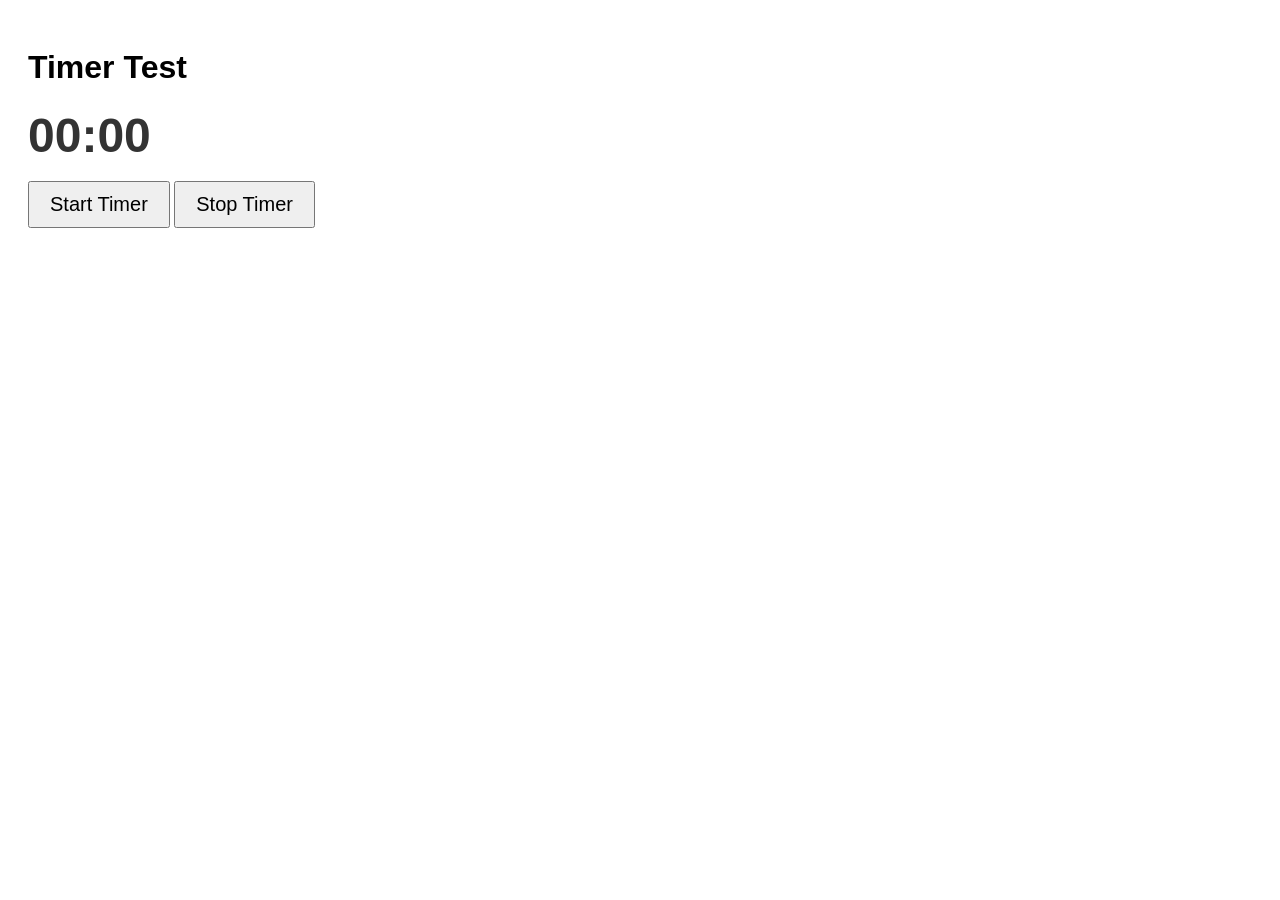
<file: test_timer.html>
<!DOCTYPE html>
<html>
<head>
    <meta charset="UTF-8">
    <meta name="viewport" content="width=device-width, initial-scale=1.0">
    <title>Timer Test</title>
    <style>
        body { font-family: Arial; padding: 20px; }
        .timer { font-size: 48px; font-weight: bold; color: #333; }
        button { font-size: 20px; padding: 10px 20px; cursor: pointer; }
    </style>
</head>
<body>
    <h1>Timer Test</h1>
    <div class="timer" id="runTime">00:00</div>
    <br>
    <button onclick="startTimer()">Start Timer</button>
    <button onclick="stopTimer()">Stop Timer</button>
    
    <script>
        let runStartTime = null;
        let runTimer = null;
        
        function startTimer() {
            console.log('Starting timer...');
            runStartTime = Date.now();
            runTimer = setInterval(updateRunTime, 1000);
            console.log('Timer started, runStartTime:', runStartTime);
        }
        
        function stopTimer() {
            if (runTimer) {
                clearInterval(runTimer);
                runTimer = null;
                console.log('Timer stopped');
            }
        }
        
        function updateRunTime() {
            console.log('updateRunTime called, runStartTime:', runStartTime);
            if (!runStartTime) {
                console.warn('runStartTime is null!');
                return;
            }
            const elapsed = Math.floor((Date.now() - runStartTime) / 1000);
            const minutes = Math.floor(elapsed / 60);
            const seconds = elapsed % 60;
            const text = String(minutes).padStart(2, '0') + ':' + String(seconds).padStart(2, '0');
            const el = document.getElementById('runTime');
            if (el) {
                el.textContent = text;
                console.log('Updated time to:', text);
            } else {
                console.warn('runTime element not found!');
            }
        }
    </script>
</body>
</html>
</file>
<file: styles.css>
/**
 * 运动记录App - 完整样式表 v3
 * UI/UX优化：美化历史卡片、图表、加载状态、触摸体验
 */

/* ============ 变量 ============ */
:root {
    --primary: #667eea;
    --primary-dark: #5a67d8;
    --primary-light: #a3bffa;
    --secondary: #764ba2;
    --success: #48bb78;
    --success-light: #68d391;
    --danger: #fc8181;
    --danger-dark: #e53e3e;
    --warning: #f6ad55;
    --dark: #1a1a2e;
    --dark-light: #2d2d4a;
    --gray: #718096;
    --gray-light: #a0aec0;
    --gray-lighter: #e2e8f0;
    --light: #f7fafc;
    --white: #ffffff;
    --shadow: 0 4px 20px rgba(102, 126, 234, 0.15);
    --shadow-lg: 0 10px 40px rgba(102, 126, 234, 0.25);
    --shadow-card: 0 2px 12px rgba(0,0,0,0.08);
    --radius: 16px;
    --radius-sm: 10px;
    --radius-xs: 6px;
    --nav-height: 70px;
    --safe-bottom: env(safe-area-inset-bottom, 0px);
}

/* ============ 重置 ============ */
* {
    margin: 0;
    padding: 0;
    box-sizing: border-box;
    -webkit-tap-highlight-color: transparent;
    -webkit-touch-callout: none;
}

html {
    scroll-behavior: smooth;
}

body {
    font-family: -apple-system, BlinkMacSystemFont, 'Segoe UI', Roboto, 'Helvetica Neue', Arial, sans-serif;
    background: var(--dark);
    min-height: 100vh;
    min-height: 100dvh;
    color: var(--dark);
    overflow-x: hidden;
    /* iOS Safari 橡皮筋效果优化 */
    overscroll-behavior: none;
}

/* ============ App容器 ============ */
#app {
    max-width: 520px;
    margin: 0 auto;
    padding: 16px 16px calc(var(--nav-height) + 20px + var(--safe-bottom));
    position: relative;
}

/* ============ Toast 通知 ============ */
.toast-notification {
    position: fixed;
    top: 20px;
    left: 50%;
    transform: translateX(-50%);
    background: var(--white);
    color: var(--dark);
    padding: 14px 20px;
    border-radius: 14px;
    box-shadow: 0 8px 32px rgba(0,0,0,0.25);
    z-index: 9999;
    font-size: 14px;
    font-weight: 600;
    display: flex;
    align-items: center;
    gap: 10px;
    transition: transform 0.4s cubic-bezier(0.34, 1.56, 0.64, 1);
    max-width: calc(100% - 40px);
    width: max-content;
    pointer-events: none;
}

.toast-notification.show {
    transform: translateX(-50%) translateY(0);
}

/* ============ 页面 ============ */
.page {
    display: none;
    animation: fadeIn 0.3s ease;
}

.page.active {
    display: block;
}

@keyframes fadeIn {
    from { opacity: 0; transform: translateY(12px); }
    to { opacity: 1; transform: translateY(0); }
}

/* ============ 头部 ============ */
.header {
    text-align: center;
    color: var(--white);
    margin-bottom: 20px;
    padding: 10px 0;
}

.header h1 {
    font-size: 26px;
    font-weight: 800;
    text-shadow: 0 2px 10px rgba(0,0,0,0.3);
    letter-spacing: 1px;
}

.header .date {
    font-size: 13px;
    opacity: 0.8;
    margin-top: 4px;
}

.header .subtitle {
    font-size: 13px;
    opacity: 0.7;
    margin-top: 4px;
}

/* ============ 卡片 ============ */
.card {
    background: var(--white);
    border-radius: var(--radius);
    padding: 20px;
    margin-bottom: 16px;
    box-shadow: var(--shadow);
    position: relative;
    overflow: hidden;
}

.card::before {
    content: '';
    position: absolute;
    top: 0;
    left: 0;
    right: 0;
    height: 3px;
    background: linear-gradient(90deg, var(--primary), var(--secondary));
    opacity: 0.6;
}

.card h2 {
    font-size: 15px;
    color: var(--dark);
    margin-bottom: 16px;
    display: flex;
    align-items: center;
    gap: 8px;
    font-weight: 700;
}

/* ============ 步数卡片 ============ */
.step-card {
    background: linear-gradient(135deg, var(--white) 0%, #f0f4ff 100%);
    border: 1px solid rgba(102,126,234,0.08);
}

.step-main {
    display: flex;
    align-items: center;
    gap: 24px;
    margin-bottom: 20px;
}

.step-circle {
    width: 130px;
    height: 130px;
    border-radius: 50%;
    background: linear-gradient(135deg, var(--primary) 0%, var(--secondary) 100%);
    display: flex;
    flex-direction: column;
    align-items: center;
    justify-content: center;
    color: var(--white);
    flex-shrink: 0;
    box-shadow: 0 8px 30px rgba(102, 126, 234, 0.4);
    position: relative;
    overflow: hidden;
}

.step-circle::after {
    content: '';
    position: absolute;
    top: -50%;
    left: -50%;
    width: 200%;
    height: 200%;
    background: radial-gradient(circle, rgba(255,255,255,0.1) 0%, transparent 60%);
    animation: shimmer 3s ease infinite;
}

@keyframes shimmer {
    0%, 100% { transform: rotate(0deg); }
    50% { transform: rotate(180deg); }
}

/* 步数圆环 SVG */
.step-ring-svg {
    position: absolute;
    top: 0;
    left: 0;
    width: 100%;
    height: 100%;
    transform: rotate(-90deg);
}

.ring-bg {
    fill: none;
    stroke: rgba(255,255,255,0.15);
    stroke-width: 6;
}

.ring-progress {
    fill: none;
    stroke: var(--success-light);
    stroke-width: 6;
    stroke-linecap: round;
    stroke-dasharray: 364;
    stroke-dashoffset: 364;
    transition: stroke-dashoffset 0.8s cubic-bezier(0.4, 0, 0.2, 1);
}

.step-content {
    position: relative;
    z-index: 1;
    text-align: center;
}

.step-num {
    font-size: 34px;
    font-weight: 800;
    line-height: 1;
}

.step-unit {
    font-size: 13px;
    opacity: 0.9;
    margin-top: 4px;
}

.step-info {
    flex: 1;
}

.target-bar {
    height: 10px;
    background: var(--gray-lighter);
    border-radius: 5px;
    overflow: hidden;
    margin-bottom: 10px;
}

.target-progress {
    height: 100%;
    background: linear-gradient(90deg, var(--primary) 0%, var(--secondary) 100%);
    border-radius: 5px;
    transition: width 0.6s cubic-bezier(0.4, 0, 0.2, 1);
    width: 0%;
}

.target-text {
    font-size: 13px;
    color: var(--gray);
}

.target-percent {
    font-size: 26px;
    font-weight: 800;
    color: var(--primary);
    margin-top: 4px;
}

.step-stats {
    display: flex;
    justify-content: space-around;
    padding-top: 16px;
    border-top: 1px solid var(--gray-lighter);
}

.stat-item {
    display: flex;
    flex-direction: column;
    align-items: center;
    gap: 4px;
}

.stat-icon { font-size: 20px; }

.stat-val {
    font-size: 20px;
    font-weight: 700;
    color: var(--dark);
}

.stat-label {
    font-size: 11px;
    color: var(--gray);
}

/* ============ 按钮 ============ */
.actions {
    display: flex;
    gap: 12px;
    margin-bottom: 16px;
}

.btn {
    padding: 14px 20px;
    border: none;
    border-radius: var(--radius-sm);
    font-size: 15px;
    font-weight: 600;
    cursor: pointer;
    transition: all 0.3s ease;
    display: inline-flex;
    align-items: center;
    justify-content: center;
    gap: 8px;
    font-family: inherit;
    position: relative;
    overflow: hidden;
}

.btn::after {
    content: '';
    position: absolute;
    inset: 0;
    background: rgba(255,255,255,0);
    transition: background 0.2s;
}

.btn:active::after {
    background: rgba(255,255,255,0.15);
}

.btn-large {
    padding: 18px 28px;
    font-size: 17px;
    border-radius: 14px;
}

.btn-sm {
    padding: 8px 16px;
    font-size: 13px;
}

.btn-outline {
    background: transparent;
    border: 2px solid var(--primary);
    color: var(--primary);
}

.btn-outline:active {
    background: rgba(102,126,234,0.08);
}

.btn-primary {
    flex: 1;
    background: linear-gradient(135deg, var(--primary) 0%, var(--primary-dark) 100%);
    color: var(--white);
    box-shadow: 0 4px 15px rgba(102, 126, 234, 0.4);
}

.btn-primary:active {
    transform: scale(0.97);
    box-shadow: 0 2px 8px rgba(102, 126, 234, 0.3);
}

.btn-secondary {
    background: var(--white);
    color: var(--primary);
    border: 2px solid var(--primary);
    padding: 12px 18px;
}

.btn-secondary:active {
    background: rgba(102, 126, 234, 0.05);
}

.btn-danger {
    background: linear-gradient(135deg, var(--danger) 0%, var(--danger-dark) 100%);
    color: var(--white);
    box-shadow: 0 4px 15px rgba(252, 129, 129, 0.4);
}

.btn-danger:active {
    transform: scale(0.97);
}

.btn-icon {
    background: none;
    border: none;
    font-size: 18px;
    cursor: pointer;
    padding: 4px 8px;
    opacity: 0.6;
    transition: opacity 0.2s;
    border-radius: 6px;
}

.btn-icon:hover { opacity: 1; }
.btn-icon:active { opacity: 0.4; }

.btn-close {
    background: rgba(255,255,255,0.15);
    border: none;
    font-size: 18px;
    color: var(--white);
    cursor: pointer;
    padding: 6px 10px;
    border-radius: 8px;
    opacity: 0.9;
    transition: all 0.2s;
}

.btn-close:hover { opacity: 1; background: rgba(255,255,255,0.25); }

.btn-back {
    background: none;
    border: none;
    font-size: 18px;
    color: var(--primary);
    cursor: pointer;
    padding: 4px 8px;
    font-weight: 600;
}

/* ============ 历史记录 ============ */
.history-card {
    min-height: 120px;
}

.empty-state {
    text-align: center;
    color: var(--gray);
    padding: 30px 0;
    font-size: 14px;
    line-height: 1.8;
}

.history-item {
    display: flex;
    align-items: center;
    padding: 14px;
    background: var(--light);
    border-radius: var(--radius-sm);
    margin-bottom: 10px;
    cursor: pointer;
    transition: all 0.25s ease;
    border: 1px solid transparent;
    /* 触摸友好 */
    min-height: 70px;
    -webkit-user-select: none;
    user-select: none;
}

.history-item:hover {
    background: #eef2ff;
    border-color: var(--primary-light);
    transform: translateX(2px);
}

.history-item:last-child { margin-bottom: 0; }

/* 新版历史记录卡片 */
.history-item-left {
    margin-right: 14px;
}

.history-date-badge {
    width: 44px;
    height: 44px;
    background: linear-gradient(135deg, var(--primary) 0%, var(--primary-dark) 100%);
    color: white;
    border-radius: 12px;
    display: flex;
    flex-direction: column;
    align-items: center;
    justify-content: center;
    font-weight: 800;
    font-size: 18px;
    line-height: 1;
    box-shadow: 0 3px 10px rgba(102,126,234,0.3);
}

.history-date-badge span {
    font-size: 10px;
    font-weight: 500;
    opacity: 0.8;
    margin-top: 1px;
}

.history-item-content {
    flex: 1;
    min-width: 0;
}

.history-item-header {
    display: flex;
    justify-content: space-between;
    align-items: center;
    margin-bottom: 6px;
}

.history-title {
    font-weight: 700;
    color: var(--dark);
    font-size: 15px;
    white-space: nowrap;
    overflow: hidden;
    text-overflow: ellipsis;
}

.history-pace {
    font-size: 12px;
    color: var(--primary);
    font-weight: 600;
    white-space: nowrap;
}

.history-item-stats {
    display: flex;
    gap: 12px;
    font-size: 12px;
    color: var(--gray);
    flex-wrap: wrap;
}

.history-item-stats span {
    white-space: nowrap;
}

.history-note-preview {
    margin-top: 6px;
    font-size: 12px;
    color: var(--gray-light);
    font-style: italic;
    white-space: nowrap;
    overflow: hidden;
    text-overflow: ellipsis;
}

.history-item-arrow {
    font-size: 22px;
    color: var(--gray-light);
    margin-left: 8px;
    font-weight: 300;
}

/* 历史过滤器 & 操作栏 */
.history-actions-bar {
    display: flex;
    gap: 10px;
    margin-bottom: 16px;
}

.history-filters {
    flex: 1;
}

.filter-select {
    width: 100%;
    padding: 12px 16px;
    border: 2px solid rgba(255,255,255,0.1);
    border-radius: var(--radius-sm);
    font-size: 14px;
    background: var(--dark-light);
    color: var(--white);
    cursor: pointer;
    font-family: inherit;
    appearance: none;
    -webkit-appearance: none;
    background-image: url("data:image/svg+xml,%3Csvg xmlns='http://www.w3.org/2000/svg' width='12' height='12' viewBox='0 0 12 12'%3E%3Cpath fill='%23a0aec0' d='M6 8L1 3h10z'/%3E%3C/svg%3E");
    background-repeat: no-repeat;
    background-position: right 12px center;
    padding-right: 36px;
}

.filter-select:focus {
    outline: none;
    border-color: var(--primary);
}

.filter-select option {
    background: var(--dark);
    color: var(--white);
}

/* 历史列表 */
.history-list {
    background: var(--dark-light);
    border-radius: var(--radius);
    padding: 16px;
    min-height: 200px;
    position: relative;
}

.history-list .empty-state {
    color: rgba(255,255,255,0.5);
}

/* 历史分组 */
.history-group {
    margin-bottom: 24px;
}

.history-group:last-child { margin-bottom: 0; }

.history-group-header {
    display: flex;
    justify-content: space-between;
    align-items: center;
    margin-bottom: 14px;
}

.history-group-title {
    font-size: 13px;
    font-weight: 700;
    color: rgba(255,255,255,0.6);
}

.history-group-total {
    font-size: 13px;
    font-weight: 700;
    color: var(--success-light);
}

.history-group-items .history-item {
    background: rgba(255,255,255,0.06);
    border: 1px solid rgba(255,255,255,0.06);
}

.history-group-items .history-item:hover {
    background: rgba(102,126,234,0.15);
    border-color: rgba(102,126,234,0.3);
}

/* 加载状态 */
.loading-overlay {
    position: absolute;
    inset: 0;
    background: rgba(26,26,46,0.8);
    display: flex;
    flex-direction: column;
    align-items: center;
    justify-content: center;
    gap: 12px;
    color: rgba(255,255,255,0.7);
    font-size: 14px;
    border-radius: var(--radius);
    z-index: 10;
}

.spinner {
    width: 32px;
    height: 32px;
    border: 3px solid rgba(102,126,234,0.2);
    border-top-color: var(--primary);
    border-radius: 50%;
    animation: spin 0.8s linear infinite;
}

@keyframes spin {
    to { transform: rotate(360deg); }
}

/* ============ 周统计 ============ */
.week-chart {
    display: flex;
    justify-content: space-between;
    align-items: flex-end;
    height: 100px;
    padding: 8px 0;
    margin-bottom: 12px;
}

.week-bar {
    display: flex;
    flex-direction: column;
    align-items: center;
    gap: 6px;
    flex: 1;
}

.week-bar-fill {
    width: 20px;
    background: linear-gradient(180deg, var(--primary) 0%, var(--primary-light) 100%);
    border-radius: 4px 4px 0 0;
    transition: height 0.5s cubic-bezier(0.34, 1.56, 0.64, 1);
    min-height: 4px;
    cursor: pointer;
}

.week-bar-fill:hover {
    opacity: 0.8;
}

.week-bar-fill.today {
    background: linear-gradient(180deg, var(--success) 0%, var(--success-light) 100%);
}

.week-bar-label {
    font-size: 10px;
    text-align: center;
    overflow: hidden;
    text-overflow: ellipsis;
    white-space: nowrap;
    color: var(--gray);
}

.week-bar-value {
    font-size: 9px;
    text-align: center;
    overflow: hidden;
    text-overflow: ellipsis;
    white-space: nowrap;
    color: var(--dark);
    font-weight: 600;
}

.week-summary {
    display: flex;
    justify-content: space-around;
    padding-top: 16px;
    border-top: 1px solid var(--gray-lighter);
}

.summary-item {
    text-align: center;
}

.summary-item span {
    display: block;
    font-size: 12px;
    color: var(--gray);
    margin-bottom: 4px;
}

.summary-item strong {
    font-size: 22px;
    color: var(--primary);
    font-weight: 800;
}

/* ============ 底部导航 ============ */
.bottom-nav {
    position: fixed;
    bottom: 0;
    left: 0;
    right: 0;
    background: rgba(26, 26, 46, 0.95);
    backdrop-filter: blur(20px);
    -webkit-backdrop-filter: blur(20px);
    display: flex;
    justify-content: space-around;
    padding: 10px 0;
    padding-bottom: max(10px, var(--safe-bottom));
    box-shadow: 0 -4px 30px rgba(0,0,0,0.3);
    z-index: 100;
}

.nav-item {
    display: flex;
    flex-direction: column;
    align-items: center;
    gap: 3px;
    background: none;
    border: none;
    cursor: pointer;
    padding: 8px 20px;
    border-radius: 12px;
    transition: all 0.3s ease;
    color: var(--gray);
    font-family: inherit;
    /* 触摸优化 */
    min-width: 60px;
    min-height: 50px;
}

.nav-item.active {
    color: var(--primary);
}

.nav-item.active .nav-icon {
    transform: scale(1.15);
}

.nav-icon {
    font-size: 22px;
    transition: transform 0.3s ease;
}

.nav-item span:last-child {
    font-size: 11px;
    font-weight: 600;
}

/* ============ 跑步弹窗 ============ */
.modal {
    position: fixed;
    top: 0;
    left: 0;
    right: 0;
    bottom: 0;
    background: rgba(0,0,0,0.7);
    display: flex;
    align-items: flex-end;
    justify-content: center;
    z-index: 1000;
    padding: 0;
}

.modal-content {
    background: var(--white);
    border-radius: var(--radius) var(--radius) 0 0;
    width: 100%;
    max-width: 520px;
    max-height: 95vh;
    overflow-y: auto;
    overscroll-behavior: contain;
}

/* 跑步全屏模式 */
.run-modal-content {
    max-width: 100%;
    height: 100dvh;
    border-radius: 0;
    display: flex;
    flex-direction: column;
    max-height: 100dvh;
}

.run-header {
    background: linear-gradient(135deg, var(--primary) 0%, var(--secondary) 100%);
    color: var(--white);
    padding: 20px;
    padding-top: max(20px, env(safe-area-inset-top));
    text-align: center;
    flex-shrink: 0;
}

.run-header-top {
    display: flex;
    justify-content: space-between;
    align-items: center;
    margin-bottom: 8px;
}

.run-header-top h2 {
    font-size: 18px;
    font-weight: 700;
    color: var(--white);
    margin: 0;
}

.run-time {
    font-size: 52px;
    font-weight: 800;
    font-variant-numeric: tabular-nums;
    letter-spacing: 2px;
}

.run-stats-grid {
    display: grid;
    grid-template-columns: repeat(3, 1fr);
    gap: 1px;
    background: var(--gray-lighter);
    flex-shrink: 0;
}

.run-stat {
    background: var(--white);
    text-align: center;
    padding: 16px 8px;
}

.run-stat-val {
    display: block;
    font-size: 28px;
    font-weight: 800;
    color: var(--primary);
    font-variant-numeric: tabular-nums;
}

.run-stat-label {
    font-size: 11px;
    color: var(--gray);
    margin-top: 4px;
}

.run-map-container {
    flex: 1;
    background: #e8edf3;
    position: relative;
    min-height: 300px;
    overflow: hidden;
}

.gps-status {
    position: absolute;
    top: 10px;
    left: 50%;
    transform: translateX(-50%);
    background: rgba(0,0,0,0.7);
    color: var(--white);
    padding: 6px 14px;
    border-radius: 20px;
    font-size: 12px;
    z-index: 10;
}

.gps-status.active {
    background: rgba(72, 187, 120, 0.9);
}

/* 跑步选项 */
.run-options {
    padding: 12px 20px;
    background: var(--light);
    border-top: 1px solid var(--gray-lighter);
    display: flex;
    flex-direction: column;
    gap: 10px;
    flex-shrink: 0;
}

.run-option-item {
    display: flex;
    align-items: center;
    gap: 10px;
    font-size: 14px;
    color: var(--dark);
    cursor: pointer;
}

.run-option-item input[type="checkbox"] {
    width: 20px;
    height: 20px;
    accent-color: var(--primary);
    cursor: pointer;
}

.run-actions {
    padding: 16px 20px;
    padding-bottom: max(16px, env(safe-area-inset-bottom));
    background: var(--white);
    flex-shrink: 0;
}

.run-actions .btn {
    width: 100%;
}

/* 跑步中动画 */
body.running .step-circle {
    animation: pulse 2s ease infinite;
}

@keyframes pulse {
    0%, 100% { transform: scale(1); }
    50% { transform: scale(1.05); }
}

/* ============ 详情弹窗 ============ */
.detail-modal {
    max-height: 90vh;
    display: flex;
    flex-direction: column;
    border-radius: var(--radius) var(--radius) 0 0;
    margin-top: 10vh;
}

.detail-header {
    display: flex;
    justify-content: space-between;
    align-items: center;
    padding: 16px 20px;
    border-bottom: 1px solid var(--gray-lighter);
    flex-shrink: 0;
    background: var(--white);
}

.detail-header h2 {
    font-size: 17px;
    font-weight: 700;
    color: var(--dark);
    margin: 0;
    flex: 1;
    text-align: center;
}

.detail-header-actions {
    display: flex;
    gap: 4px;
}

.detail-map {
    height: 280px;
    background: #e8edf3;
    flex-shrink: 0;
    position: relative;
}

.detail-map-loading {
    position: absolute;
    inset: 0;
    background: #e8edf3;
    display: flex;
    flex-direction: column;
    align-items: center;
    justify-content: center;
    gap: 12px;
    color: var(--gray);
    font-size: 14px;
    z-index: 5;
}

.detail-stats {
    padding: 16px;
    display: grid;
    grid-template-columns: repeat(3, 1fr);
    gap: 10px;
}

.detail-stat-card {
    background: var(--light);
    padding: 14px 8px;
    border-radius: var(--radius-sm);
    text-align: center;
}

.detail-stat-card.primary {
    background: linear-gradient(135deg, rgba(102,126,234,0.1) 0%, rgba(118,75,162,0.1) 100%);
    border: 1px solid rgba(102,126,234,0.15);
}

.detail-stat-icon {
    font-size: 16px;
    display: block;
    margin-bottom: 4px;
}

.detail-stat-val {
    font-size: 20px;
    font-weight: 800;
    color: var(--dark);
    display: block;
}

.detail-stat-label {
    font-size: 11px;
    color: var(--gray);
    margin-top: 2px;
}

/* 备注编辑区 */
.detail-note-section {
    padding: 16px;
    border-top: 1px solid var(--gray-lighter);
    background: var(--white);
}

.note-label {
    display: block;
    font-size: 13px;
    font-weight: 600;
    color: var(--dark);
    margin-bottom: 8px;
}

.note-input {
    width: 100%;
    min-height: 80px;
    padding: 12px;
    border: 2px solid var(--gray-lighter);
    border-radius: var(--radius-sm);
    font-size: 14px;
    font-family: inherit;
    resize: vertical;
    transition: border-color 0.3s;
    background: var(--light);
}

.note-input:focus {
    outline: none;
    border-color: var(--primary);
}

.note-actions {
    display: flex;
    justify-content: flex-end;
    gap: 10px;
    margin-top: 10px;
}

/* ============ 设置弹窗 ============ */
#settingsModal .modal-content {
    padding: 24px;
    border-radius: var(--radius);
    margin: auto;
    max-height: 90vh;
    overflow-y: auto;
}

.modal-header {
    display: flex;
    justify-content: space-between;
    align-items: center;
    margin-bottom: 24px;
}

.modal-header h2 {
    font-size: 20px;
    font-weight: 700;
    color: var(--dark);
    margin: 0;
}

.setting-item {
    margin-bottom: 20px;
}

.setting-item > label {
    display: block;
    font-size: 13px;
    font-weight: 600;
    color: var(--dark);
    margin-bottom: 8px;
}

.setting-item input[type="number"],
.setting-item input[type="text"] {
    width: 100%;
    padding: 12px 16px;
    border: 2px solid var(--gray-lighter);
    border-radius: var(--radius-sm);
    font-size: 15px;
    font-family: inherit;
    transition: border-color 0.3s ease;
    background: var(--white);
    color: var(--dark);
}

.setting-item input:focus {
    outline: none;
    border-color: var(--primary);
}

.setting-hint {
    font-size: 12px;
    color: var(--gray);
    margin-top: 6px;
}

.setting-hint a {
    color: var(--primary);
    text-decoration: none;
}

/* Toggle 开关 */
.toggle-row {
    display: flex;
    align-items: center;
    gap: 12px;
}

.toggle {
    position: relative;
    display: inline-block;
    width: 48px;
    height: 28px;
}

.toggle input {
    opacity: 0;
    width: 0;
    height: 0;
}

.toggle-slider {
    position: absolute;
    cursor: pointer;
    inset: 0;
    background: var(--gray-lighter);
    border-radius: 14px;
    transition: 0.3s;
}

.toggle-slider::before {
    content: '';
    position: absolute;
    height: 22px;
    width: 22px;
    left: 3px;
    bottom: 3px;
    background: white;
    border-radius: 50%;
    transition: 0.3s;
    box-shadow: 0 2px 4px rgba(0,0,0,0.2);
}

.toggle input:checked + .toggle-slider {
    background: var(--primary);
}

.toggle input:checked + .toggle-slider::before {
    transform: translateX(20px);
}

.toggle-label {
    font-size: 14px;
    color: var(--dark);
}

.modal-actions {
    display: flex;
    gap: 12px;
    margin-top: 28px;
}

.modal-actions .btn {
    flex: 1;
}

/* ============ 统计页面 ============ */
.stats-overview {
    background: linear-gradient(135deg, #f0f4ff 0%, var(--white) 100%);
    border: 1px solid rgba(102,126,234,0.1);
}

.overview-grid {
    display: grid;
    grid-template-columns: repeat(3, 1fr);
    gap: 12px;
}

.overview-item {
    text-align: center;
    padding: 12px 4px;
    background: var(--white);
    border-radius: var(--radius-sm);
    box-shadow: 0 2px 8px rgba(0,0,0,0.05);
}

.overview-icon {
    font-size: 20px;
    display: block;
    margin-bottom: 6px;
}

.stats-empty-tip {
    text-align: center;
    padding: 30px 20px;
    color: var(--gray);
}

.stats-empty-icon {
    font-size: 40px;
    display: block;
    margin-bottom: 10px;
    opacity: 0.6;
}

.stats-empty-tip p {
    font-size: 15px;
    font-weight: 600;
    margin: 0 0 6px;
}

.stats-empty-tip small {
    font-size: 12px;
    opacity: 0.7;
}

/* Better nav item active state */
.nav-item:active {
    transform: scale(0.95);
}

/* Better input focus states */
input:focus, textarea:focus, select:focus {
    border-color: var(--primary) !important;
    box-shadow: 0 0 0 3px rgba(102, 126, 234, 0.15);
}

/* Modal backdrop blur for better UX */
.modal {
    backdrop-filter: blur(4px);
    -webkit-backdrop-filter: blur(4px);
}

/* Better modal animation */
.modal-content {
    animation: slideUp 0.4s cubic-bezier(0.34, 1.56, 0.64, 1);
}

@keyframes slideUp {
    from { transform: translateY(100%); opacity: 0; }
    to { transform: translateY(0); opacity: 1; }
}

/* Better toggle switch animation */
.toggle-slider {
    transition: background 0.3s, transform 0.3s;
}

/* Better spinner in loading overlay */
.loading-overlay .spinner {
    border-top-color: var(--primary);
    border-right-color: transparent;
}

/* 图表卡片 */
.chart-card {
    padding-bottom: 12px;
    overflow: hidden;
    max-width: 100%;
}

.chart-container {
    position: relative;
    height: 180px;
    overflow: hidden;
}

.chart-legend {
    display: flex;
    justify-content: center;
    gap: 16px;
    margin-top: 12px;
    font-size: 12px;
    color: var(--gray);
}

.legend-item {
    display: flex;
    align-items: center;
    gap: 6px;
}

.legend-dot {
    width: 10px;
    height: 10px;
    border-radius: 50%;
    display: inline-block;
}

/* 月度日历网格 */
.month-grid {
    display: grid;
    grid-template-columns: repeat(7, 1fr);
    gap: 6px;
    text-align: center;
    overflow: hidden;
}

.month-day-header {
    font-size: 11px;
    color: var(--gray);
    font-weight: 600;
    padding: 4px 0;
    overflow: hidden;
    text-overflow: ellipsis;
    white-space: nowrap;
}

.day-label {
    font-size: 12px;
    text-align: center;
    overflow: hidden;
    text-overflow: ellipsis;
    white-space: nowrap;
}

.month-day {
    width: 36px;
    height: 36px;
    border-radius: 50%;
    display: inline-flex;
    align-items: center;
    justify-content: center;
    font-size: 13px;
    font-weight: 600;
    color: var(--dark);
    background: var(--light);
    margin: 0 auto;
    transition: all 0.2s;
}

.month-day.has-run {
    background: linear-gradient(135deg, var(--primary) 0%, var(--secondary) 100%);
    color: var(--white);
    box-shadow: 0 3px 8px rgba(102,126,234,0.3);
}

.month-day.has-run:active {
    transform: scale(0.9);
}

.month-day.today {
    border: 2px solid var(--success);
}

.month-day.empty {
    background: transparent;
    color: var(--gray-light);
}

/* ============ PWA 更新提示 ============ */
.update-toast {
    position: fixed;
    top: 20px;
    left: 50%;
    transform: translateX(-50%);
    background: var(--dark);
    color: var(--white);
    border-radius: var(--radius);
    padding: 14px 20px;
    display: flex;
    align-items: center;
    gap: 16px;
    box-shadow: var(--shadow-lg);
    z-index: 9999;
    max-width: calc(100% - 40px);
    animation: slideDown 0.4s ease;
    border: 1px solid rgba(102,126,234,0.3);
}

@keyframes slideDown {
    from { opacity: 0; transform: translateX(-50%) translateY(-20px); }
    to { opacity: 1; transform: translateX(-50%) translateY(0); }
}

.update-content {
    display: flex;
    align-items: center;
    gap: 12px;
    flex: 1;
}

.update-icon {
    font-size: 24px;
    animation: spin 2s linear infinite;
}

.update-text strong {
    display: block;
    font-size: 14px;
    margin-bottom: 2px;
}

.update-text p {
    font-size: 12px;
    opacity: 0.7;
    margin: 0;
}

.update-toast .btn {
    flex-shrink: 0;
}

/* ============ 响应式 ============ */
@media (max-width: 400px) {
    .step-main {
        flex-direction: column;
        text-align: center;
    }
    
    .step-circle {
        width: 120px;
        height: 120px;
    }
    
    .step-num { font-size: 30px; }
    
    .overview-grid {
        grid-template-columns: repeat(2, 1fr);
    }
    
    .run-time { font-size: 44px; }
    
    .detail-stats {
        grid-template-columns: repeat(2, 1fr);
    }
}

@media (max-height: 700px) {
    .run-map-container {
        min-height: 200px;
    }
}

/* ============ 触摸优化 ============ */
@media (hover: none) and (pointer: coarse) {
    /* 触摸设备优化 */
    .btn {
        min-height: 48px;
    }
    
    .history-item {
        min-height: 72px;
    }
    
    .nav-item {
        min-height: 56px;
    }
    
    /* 移除hover效果 */
    .history-item:hover {
        transform: none;
    }
}

/* ============ 隐藏滚动条但保持功能 ============ */
::-webkit-scrollbar { width: 0; background: transparent; }

/* ============ 禁用选择 ============ */
.no-select {
    user-select: none;
    -webkit-user-select: none;
}

/* ============ iOS Safari 特殊处理 ============ */
@supports (-webkit-touch-callout: none) {
    body {
        -webkit-text-size-adjust: 100%;
    }
    
    .bottom-nav {
        padding-bottom: max(10px, env(safe-area-inset-bottom));
    }
    
    .run-header {
        padding-top: max(20px, env(safe-area-inset-top));
    }
}

/* ============ Loading Screen Animations ============ */
@keyframes loadingPulse {
    0%, 100% { transform: scale(1); }
    50% { transform: scale(1.12); }
}
@keyframes loadingSpin {
    to { transform: rotate(360deg); }
}


/* ============ 周统计摘要卡片 ============ */
.weekly-summary-card {
    background: linear-gradient(135deg, #f0fff4 0%, var(--white) 100%);
    border: 1px solid rgba(72, 187, 120, 0.15);
}

.weekly-summary-grid {
    display: grid;
    grid-template-columns: repeat(3, 1fr);
    gap: 12px;
}

.summary-stat {
    display: flex;
    flex-direction: column;
    align-items: center;
    padding: 12px 8px;
    background: var(--white);
    border-radius: var(--radius-sm);
    box-shadow: 0 2px 8px rgba(0,0,0,0.05);
    transition: transform 0.2s;
}

.summary-stat:active {
    transform: scale(0.97);
}

.summary-icon {
    font-size: 20px;
    margin-bottom: 6px;
}

.summary-val {
    font-size: 20px;
    font-weight: 800;
    color: var(--success);
    font-variant-numeric: tabular-nums;
}

.summary-label {
    font-size: 10px;
    color: var(--gray);
    margin-top: 4px;
    text-align: center;
}

/* ============ 月度对比卡片 ============ */
.monthly-compare-card {
    background: linear-gradient(135deg, #ebf8ff 0%, var(--white) 100%);
    border: 1px solid rgba(102, 126, 234, 0.15);
}

.compare-grid {
    display: grid;
    grid-template-columns: repeat(2, 1fr);
    gap: 16px;
}

.compare-item {
    display: flex;
    flex-direction: column;
    align-items: center;
    padding: 14px 8px;
    background: var(--white);
    border-radius: var(--radius-sm);
    box-shadow: 0 2px 8px rgba(0,0,0,0.05);
}

.compare-label {
    font-size: 11px;
    color: var(--gray);
    margin-bottom: 6px;
}

.compare-val {
    font-size: 26px;
    font-weight: 800;
    color: var(--primary);
    font-variant-numeric: tabular-nums;
}

.compare-unit {
    font-size: 11px;
    color: var(--gray-light);
    margin-top: 2px;
}

/* ============ Loading States ============ */
.page-loading {
    display: flex;
    flex-direction: column;
    align-items: center;
    justify-content: center;
    padding: 60px 20px;
    color: var(--gray);
    gap: 12px;
}

.page-loading .spinner {
    width: 40px;
    height: 40px;
    border: 4px solid rgba(102,126,234,0.15);
    border-top-color: var(--primary);
    border-radius: 50%;
    animation: spin 0.8s linear infinite;
}

/* ============ Better Animations ============ */
@keyframes fadeInUp {
    from { opacity: 0; transform: translateY(16px); }
    to { opacity: 1; transform: translateY(0); }
}

.card {
    animation: fadeInUp 0.4s ease;
}

.history-item {
    animation: fadeInUp 0.3s ease;
}

/* Chart animation */
canvas {
    animation: fadeIn 0.5s ease;
}

/* Better pulse animation for running */
body.running .step-circle {
    animation: runningPulse 1.5s ease-in-out infinite;
}

@keyframes runningPulse {
    0%, 100% { 
        transform: scale(1); 
        box-shadow: 0 8px 30px rgba(102, 126, 234, 0.4);
    }
    50% { 
        transform: scale(1.03); 
        box-shadow: 0 12px 40px rgba(102, 126, 234, 0.6);
    }
}

/* Run timer glow effect */
.run-time {
    text-shadow: 0 2px 20px rgba(255,255,255,0.5);
    animation: timerGlow 2s ease-in-out infinite;
}

@keyframes timerGlow {
    0%, 100% { text-shadow: 0 2px 20px rgba(255,255,255,0.3); }
    50% { text-shadow: 0 2px 30px rgba(255,255,255,0.7); }
}
</file>
